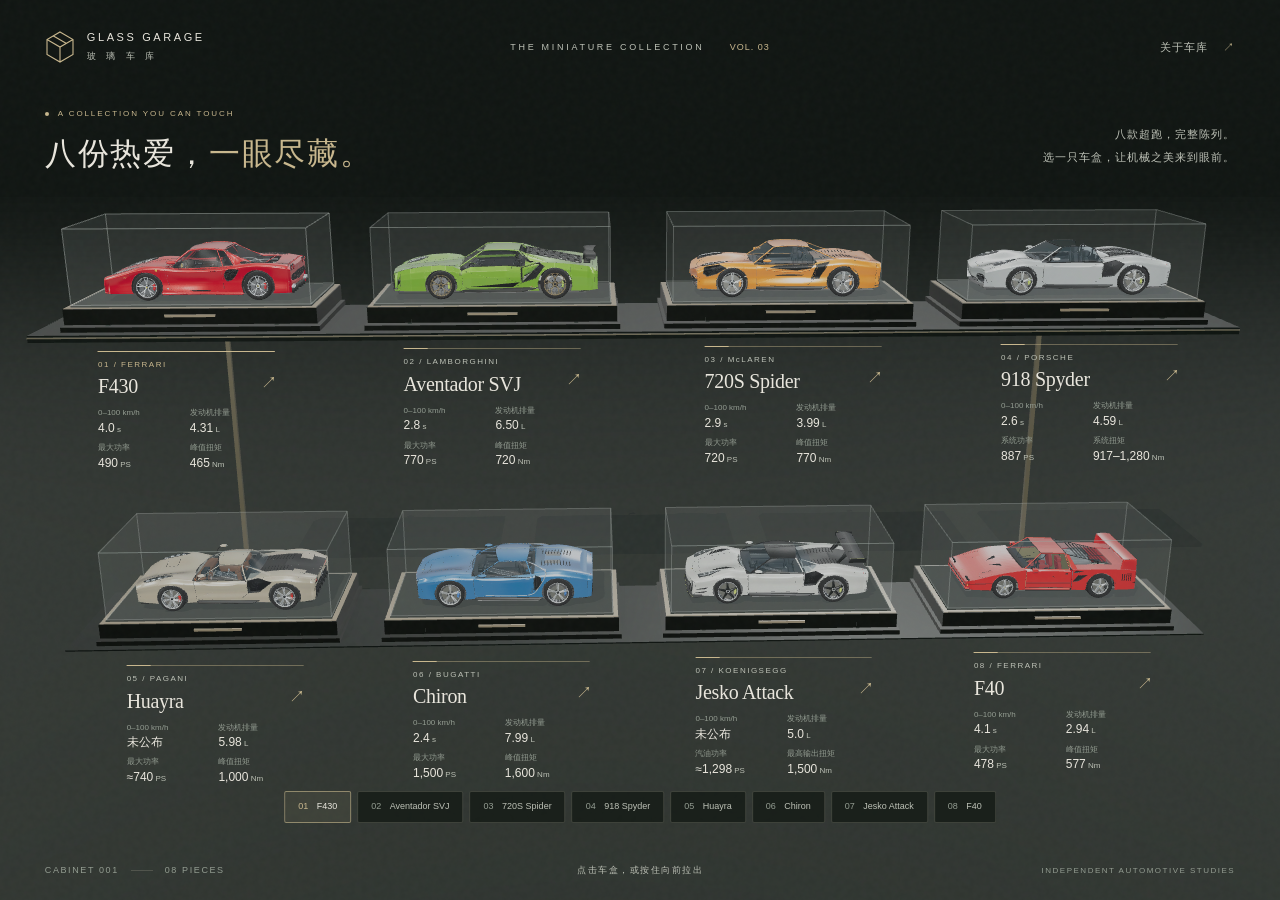
<file: index.html>
<!doctype html>
<html lang="zh-CN">
<head>
  <meta charset="utf-8"><meta name="viewport" content="width=device-width,initial-scale=1,viewport-fit=cover">
  <meta name="theme-color" content="#111413">
  <meta name="description" content="八辆超跑同时陈列在玻璃收藏柜。抽出任意车盒，亲手打开车门、探索机械之心与车型专属机构。">
  <title>玻璃车库 · GLASS GARAGE</title>
  <link rel="stylesheet" href="./style.css">
  <link rel="stylesheet" href="./experience.css">
  <link rel="stylesheet" href="./play.css">
  <link rel="stylesheet" href="./mobile.css">
  <link rel="stylesheet" href="./mobile-topics.css">
  <link rel="stylesheet" href="./performance.css">
  <link rel="stylesheet" href="./workbench.css">
  <script type="importmap">{"imports":{"three":"./vendor/three/build/three.module.js","three/addons/":"./vendor/three/examples/jsm/"}}</script>
</head>
<body data-mode="gallery">
  <main id="stage" aria-label="玻璃车盒三维收藏柜"></main>
  <div class="grain" aria-hidden="true"></div>
  <header class="topbar">
    <a class="brand" href="#" id="brand-home" aria-label="返回收藏柜"><svg width="30" height="34" viewBox="0 0 30 34" fill="none" aria-hidden="true"><path d="M15 2 28 9.5v15L15 32 2 24.5v-15L15 2Z M2 9.5 15 17l13-7.5M15 17v15M8.5 6l13 7.5" stroke="currentColor" stroke-width="1.1"/></svg><span>GLASS GARAGE<small>玻 璃 车 库</small></span></a>
    <div class="collection-title">THE MINIATURE COLLECTION <span>VOL. 03</span></div>
    <button id="about-button" class="text-button">关于车库 <span>↗</span></button>
  </header>
  <section class="intro" id="intro">
    <p class="eyebrow"><span class="live-dot"></span> A COLLECTION YOU CAN TOUCH</p>
    <h1>八份热爱，<span>一眼尽藏。</span></h1>
    <p class="intro-copy">八款超跑，完整陈列。<br>选一只车盒，让机械之美来到眼前。</p>
    <div class="intro-rule"></div>
    <p class="collection-count"><b>08</b><span>款已入藏车模<br><small>手工构建 · 自由探索</small></span></p>
  </section>
  <div id="case-labels" class="case-labels" aria-label="选择收藏车盒">
    <button class="case-label" data-car="f430" aria-label="拉出 Ferrari F430 车盒"><span class="case-number">01 / FERRARI</span><strong>F430</strong><span class="case-action">拉出车盒 <i>↗</i></span></button>
    <button class="case-label" data-car="svj" aria-label="拉出 Aventador SVJ 车盒"><span class="case-number">02 / LAMBORGHINI</span><strong>Aventador SVJ</strong><span class="case-action">拉出车盒 <i>↗</i></span></button>
  </div>
  <nav class="mobile-picker" aria-label="快捷定位收藏车盒"><button data-browse="f430" class="selected">01 <span>F430</span></button><button data-browse="svj">02 <span>Aventador SVJ</span></button></nav>
  <nav id="gallery-paging" class="gallery-paging" aria-label="选择收藏车盒" hidden><button id="page-prev" aria-label="上一辆">←</button><span id="mobile-car-name">F430</span><output id="page-status" aria-live="polite">01 / 08</output><button id="page-next" aria-label="下一辆">→</button></nav>
  <button class="mobile-pull primary" id="mobile-pull">拉出这只车盒 <span>↗</span></button>
  <p id="mobile-gesture-hint" class="mobile-gesture-hint" hidden>左右滑动切换 · 轻点拉出车盒</p>
  <button id="mobile-panel-toggle" class="mobile-panel-toggle" aria-expanded="true" aria-controls="controls" hidden><span>收起操作区</span><span aria-hidden="true">⌄</span></button>
  <section class="exhibit-heading" id="exhibit-heading" hidden>
    <button id="return-button" class="return-button">← <span>放回车盒</span></button>
    <p id="car-brand" class="eyebrow"></p><h2 id="car-title"></h2>
    <p id="car-description"></p>
    <dl class="car-facts" id="car-facts"></dl>
    <section id="vehicle-performance" class="vehicle-performance" aria-label="车型性能参数"></section>
  </section>
  <section class="controls" id="controls" aria-label="车模交互" hidden>
    <div class="controls-heading"><span>细节，值得亲手打开。</span><button id="reset-car" class="text-button">复位 ↺</button></div>
    <div id="part-controls" class="part-controls"></div>
    <details id="motion-details" class="motion-details"><summary>慢看机构 · 拖动与暂停</summary><div class="motion-select"><label for="motion-part">观察部件</label><select id="motion-part"></select><button id="motion-pause">暂停</button></div><label class="motion-progress" for="motion-progress">开合进度 <output id="motion-value">0%</output></label><input id="motion-progress" type="range" min="0" max="100" step="0.1" value="0" aria-label="所选部件开合进度"></details>
    <div class="controls-row"><button id="light-toggle" aria-pressed="false">灯光 <span class="switch" aria-hidden="true"></span></button><button id="open-all">全部打开 ↗</button></div>
    <div class="paint-row"><span>展示配色</span><div id="paint-controls"></div></div>
  </section>
  <div class="view-controls" id="view-controls" hidden><span>观察视角</span><button data-view="hero" class="selected" aria-pressed="true">全貌</button><button data-view="side" aria-pressed="false">侧面</button><button data-view="rear" aria-pressed="false">尾部</button><button data-view="engine" aria-pressed="false">发动机</button><button data-view="cabin" aria-pressed="false">座舱</button></div>
  <nav id="experience-nav" class="experience-nav" aria-label="F430 探索方式" hidden>
    <button data-section="car" aria-pressed="true">自由赏车</button><button data-section="history" aria-pressed="false">车型故事</button><button data-section="engine" aria-pressed="false">机械之心</button><button data-section="lab" aria-pressed="false">专属玩法</button>
  </nav>
  <section id="story-panel" class="topic-panel story-panel" aria-label="F430 车型故事" hidden>
    <p class="eyebrow">THE F430 STORY</p>
    <div id="story-tabs" class="story-tabs" aria-label="故事章节"></div>
    <div class="story-meta"><span id="story-year"></span><span id="story-counter"></span></div>
    <h3 id="story-title"></h3><p id="story-copy" class="topic-copy"></p>
    <details id="story-aero" class="story-aero" data-aero-mode="drag" hidden>
      <summary>亲手切换 ALA 气流</summary>
      <div id="aero-controls" class="aero-controls" aria-label="ALA 概念工况">
        <button data-aero="drag" aria-pressed="true">低阻</button><button data-aero="downforce" aria-pressed="false">下压力</button><button data-aero="corner" aria-pressed="false">弯道</button>
      </div>
      <svg id="aero-diagram" viewBox="0 0 280 160" role="img" aria-label="ALA 气路概念示意">
        <defs><marker id="aero-arrow" viewBox="0 0 6 6" refX="5" refY="3" markerWidth="5" markerHeight="5" orient="auto"><path d="M0 0L6 3L0 6" fill="currentColor"/></marker></defs>
        <path class="aero-body" d="M45 54L76 43L126 43L159 48L213 47L237 57L237 96L213 106L159 105L126 111L76 111L45 100Z"/>
        <path class="aero-glass" d="M104 49L150 52L168 65L168 89L150 102L104 105L92 91L92 62Z"/>
        <path class="aero-wheel" d="M73 40H101M73 114H101M194 40H221M194 114H221"/>
        <path class="aero-wing" d="M224 38V116M48 53V101"/>
        <path class="aero-flow aero-front" d="M8 77H80" marker-end="url(#aero-arrow)"/>
        <path class="aero-flow aero-left" d="M172 62H262" marker-end="url(#aero-arrow)"/>
        <path class="aero-flow aero-right" d="M172 92H262" marker-end="url(#aero-arrow)"/>
        <g class="aero-load aero-load-left"><circle cx="224" cy="25" r="7"/><path d="M220 25H228M224 21V29"/></g>
        <g class="aero-load aero-load-right"><circle cx="224" cy="129" r="7"/><path d="M220 129H228M224 125V133"/></g>
        <text x="42" y="154">车头</text><text x="170" y="154">尾翼左右气路</text>
      </svg>
      <p id="aero-state" class="aero-state"></p><h4 id="aero-title"></h4><p id="aero-copy" class="topic-copy"></p>
      <p class="aero-note">俯视气路概念示意；金色 ⊕ 表示下压力作用增强。箭头不表示流速、压力或真实控制时序。尾翼主体保持固定。</p>
    </details>
    <div id="story-family" class="story-family" hidden></div>
    <div class="story-bottom"><div id="story-sources" class="topic-sources"></div><button id="story-next" class="text-button">下一章 →</button></div>
  </section>
  <div id="engine-labels" class="engine-labels" aria-label="发动机部件热点" hidden></div>
  <div id="workbench-handles" hidden>
    <button id="workbench-drag-handle" class="workbench-handle" aria-label="沿箭头拖动所选总成" hidden><span aria-hidden="true">↔</span><small>沿箭头拖动</small></button>
    <button id="workbench-crank-handle" class="workbench-handle workbench-crank-handle" aria-label="手动旋转曲轴" aria-keyshortcuts="ArrowLeft ArrowRight ArrowUp ArrowDown Home End" hidden><span aria-hidden="true">↻</span><small>拖动试转</small></button>
  </div>
  <div id="engine-caption" class="engine-caption" hidden><span class="eyebrow">ENGINE STUDY / 01</span><p>旋转，靠近，认识它的每一次呼吸。</p></div>
  <section id="engine-panel" class="topic-panel engine-panel" aria-label="F430 发动机专题" hidden>
    <div class="engine-panel-title"><span class="eyebrow">THE MECHANICAL HEART</span><button id="engine-home-view" class="text-button">视角复位 ↺</button></div>
    <div class="engine-mode-tabs" aria-label="发动机展示模式"><button data-engine-mode="exterior" aria-pressed="true">外观鉴赏</button><button data-engine-mode="internal" aria-pressed="false">V8 工作原理</button><button data-engine-mode="assembly" aria-pressed="false">拆装台</button></div>
    <div id="engine-exterior-info">
      <h3>一台发动机，逐件认识。</h3><div id="engine-hotspot-list" class="engine-hotspot-list"></div>
      <h4 id="hotspot-title"></h4><p id="hotspot-copy" class="topic-copy"></p>
      <p class="engine-specs">90° V8 <i>·</i> 4,308 cm³ <i>·</i> 自然吸气</p>
    </div>
    <div id="engine-internal-info" hidden>
      <div class="engine-playback"><button id="engine-play" class="engine-play" aria-pressed="false">▶ 开始演示</button><label class="speed-label">演示速度<select id="engine-speed" aria-label="教学演示速度"><option value="normal">标准教学速度</option><option value="slow">慢速观察</option></select></label></div>
      <div class="angle-heading"><label for="engine-angle">曲轴转角</label><output id="engine-angle-value" for="engine-angle">0° / 720°</output></div>
      <input id="engine-angle" class="engine-angle" type="range" min="0" max="720" step="1" value="0" aria-label="曲轴转角，0 到 720 度">
      <div class="cylinder-heading"><span>选择气缸</span><span>左列 / 右列</span></div><div id="cylinder-buttons" class="cylinder-buttons"></div>
      <div id="cycle-status" class="cycle-status"><span id="cycle-dot"></span><strong id="cycle-title"></strong><span id="cycle-phase"></span></div>
      <p id="cycle-copy" class="topic-copy"></p>
      <div id="cycle-legend" class="cycle-legend"><span style="--stage-color:#f2aa54">做功</span><span style="--stage-color:#e36e70">排气</span><span style="--stage-color:#64b7ec">进气</span><span style="--stage-color:#a79aea">压缩</span></div>
      <details class="engine-learning"><summary>读懂这台 V8</summary><p>两列气缸各四个，夹角为 90°。活塞的往复运动经连杆传给曲轴；平面曲轴的曲拐位于同一平面。曲轴转两圈，每个气缸完成一次四冲程，凸轮轴转一圈。</p><p>92 mm 缸径、81 mm 行程取自车型资料。连杆长度、气缸编号与点火顺序采用教学设定；配气使用简化理想时序，颜色表示工作过程。</p></details>
      <p class="teaching-note">教学缸号与示例点火顺序 · 过程示意</p>
    </div>
    <div id="engine-assembly-info" hidden>
      <div class="assembly-heading"><p class="eyebrow">BUILD / UNDERSTAND</p><button id="assembly-reset" class="text-button">全部复位 ↺</button></div>
      <h3>亲手拆开，再装回去。</h3><p id="assembly-intro" class="topic-copy">点选模块或三维部件，按结构顺序拆下，再逆序装回。</p>
      <div id="workbench-task" class="workbench-task" hidden>
        <div class="workbench-task-heading"><span id="workbench-task-title">自由探索</span><output id="workbench-task-progress"></output></div>
        <p id="workbench-task-copy">也可以试试装配任务：从七组总成开始，把这台 V8 装起来。</p>
        <div class="workbench-task-actions"><button id="workbench-task-start">把这台 V8 装起来 →</button><button id="workbench-task-hint" hidden>下一步提示</button><button id="workbench-task-exit" hidden>返回自由探索</button><button id="workbench-task-replay" hidden>再装一次 ↺</button></div>
        <p class="workbench-session-note">本次访问保留进度 · 刷新后恢复初始状态</p>
      </div>
      <div class="assembly-progress"><span id="assembly-count">0 / 4 已拆下</span><span id="assembly-next"></span></div>
      <div id="assembly-modules" class="assembly-modules" aria-label="拆装模块"></div>
      <h4 id="assembly-title"></h4><p id="assembly-copy" class="topic-copy"></p>
      <div id="workbench-inspection" class="workbench-inspection" hidden><button id="workbench-inspect">拿近观察所选总成 ⤢</button><button id="workbench-inspection-return" hidden>返回拆装视角 ←</button></div>
      <div class="assembly-actions"><button id="assembly-remove">拆下所选模块 ↗</button><button id="assembly-install">装回所选模块 ↙</button></div>
      <p id="assembly-message" class="assembly-message" role="status" aria-live="polite"></p>
      <div id="assembly-spread-heading" class="angle-heading"><label for="assembly-spread">展开预览 · 收拢后试转</label><output id="assembly-spread-value" for="assembly-spread">0%</output></div>
      <input id="assembly-spread" class="engine-angle" type="range" min="0" max="100" step="1" value="0" aria-label="模块展开预览">
      <button id="assembly-test" class="assembly-test">试转装配后的机构 →</button>
      <div id="workbench-trial" class="workbench-trial" hidden>
        <div class="angle-heading"><label for="workbench-trial-angle">亲手转动曲轴</label><output id="workbench-trial-value" for="workbench-trial-angle">0° / 720°</output></div>
        <input id="workbench-trial-angle" class="engine-angle" type="range" min="0" max="720" step="1" value="0" aria-label="手动试转曲轴，0 到 720 度">
        <div class="workbench-trial-steps"><button id="workbench-trial-back">← 反转 15°</button><button id="workbench-trial-forward">正转 15° →</button></div>
        <div class="cylinder-heading"><span>选择气缸观察冲程</span><span>教学缸号</span></div><div id="workbench-cylinders" class="workbench-cylinders" aria-label="选择试转气缸"></div>
        <div class="cycle-status workbench-cycle"><span id="workbench-cycle-dot"></span><strong id="workbench-cycle-title"></strong><span id="workbench-cycle-phase"></span></div><p id="workbench-cycle-copy" class="topic-copy"></p>
      </div>
      <p id="assembly-teaching-note" class="teaching-note">教学模块拆装，省略紧固件及实际维修工序。部件拆下时机构暂停，装回后可进入工作原理试转。</p>
    </div>
    <div id="engine-topic-error" class="topic-error" role="status" hidden><p>发动机资产暂时没有载入，请重试。</p><button id="engine-retry" class="primary">重新载入</button></div>
    <div id="engine-topic-loading" class="topic-loading" role="status" hidden>正在准备发动机展台…</div>
    <div class="topic-sources engine-sources"><a href="https://www.allcarcentral.com/Ferrari_pdf/Ferrari_f430-2009.pdf" target="_blank" rel="noopener">参数来源 ↗</a><a href="https://kurumacatalog.com/wp-content/uploads/2021/01/2005_Ferrari_F430_catalog.pdf" target="_blank" rel="noopener">技术资料 ↗</a></div>
  </section>
  <section id="lab-panel" class="topic-panel lab-panel" aria-label="车型专属实验" hidden>
    <div class="lab-heading"><span id="lab-eyebrow" class="eyebrow">VEHICLE LAB</span><button id="lab-home-view" class="text-button">视角复位 ↺</button></div>
    <h3 id="lab-title"></h3><p id="lab-intro" class="topic-copy"></p>
    <div id="lab-topic-loading" class="topic-loading" role="status" hidden>正在准备互动机构…</div>
    <div id="lab-topic-error" class="topic-error" role="status" hidden><p>实验模块暂时没有载入，请重试。</p><button id="lab-retry" class="primary">重新载入</button></div>
    <div id="lab-ready" hidden>
      <div id="lab-controls" class="lab-controls"></div>
      <dl class="lab-readouts" id="lab-readouts" aria-label="实验反馈"></dl>
      <h4 id="lab-result-title"></h4><p id="lab-result-copy" class="topic-copy"></p>
      <div class="lab-actions"><button id="lab-play" class="engine-play" aria-pressed="false">▶ 观察运动</button><button id="lab-reset" class="text-button">实验复位 ↺</button></div>
      <p id="lab-note" class="teaching-note"></p>
      <div id="lab-sources" class="topic-sources engine-sources"></div>
    </div>
  </section>
  <div id="lab-caption" class="engine-caption" hidden><span class="eyebrow">SCHEMATIC CHASSIS / STUDY</span><p>转动视角，观察你的每一次选择。</p></div>
  <div class="pull-cue" id="pull-cue" hidden><span></span><p>向下拉出 · 松手打开</p></div>
  <div class="loading" id="loading" role="status"><span class="loading-orbit"></span><span id="loading-text">正在陈列车盒</span><small id="loading-progress"></small></div>
  <div class="notice" id="notice" role="status" aria-live="polite"></div>
  <div class="scene-error" id="scene-error" hidden><h2>车模暂时没有载入</h2><p id="error-text"></p><button id="retry-button" class="primary">重新载入</button></div>
  <footer class="bottom-bar"><span class="footer-index">CABINET 001 <i></i> <span id="footer-count">08 PIECES</span></span><span id="gesture-hint">点击车盒，或按住向前拉出</span><span class="edition">INDEPENDENT AUTOMOTIVE STUDIES</span></footer>
  <dialog id="about-dialog"><button class="dialog-close" id="close-about" aria-label="关闭">×</button><p class="eyebrow">ABOUT THE COLLECTION</p><h2>把车库，缩小成一份珍藏。</h2><p>玻璃车库是一座独立制作的互动模型收藏室。八只车盒，每辆车都有自己的机械主题。选中车盒，抽出底座；每一次旋转、开门与机构演示，都由你掌握。</p><div class="about-steps"><span><b>01</b>挑选车盒</span><span><b>02</b>拉出与揭盖</span><span><b>03</b>探索与放回</span></div><p class="about-small">模型依公开比例独立构建，属于展示性近似，并非厂方工程模型。展示配色为观赏选项。未公开的机构尺寸、轨迹和控制标定采用教学示意；各专题提供原厂资料来源。</p><a href="./credits.html" class="text-link" target="_blank" rel="noopener">模型与资料说明 ↗</a></dialog>
  <script type="module" src="./app.js"></script>
</body>
</html>
</file>
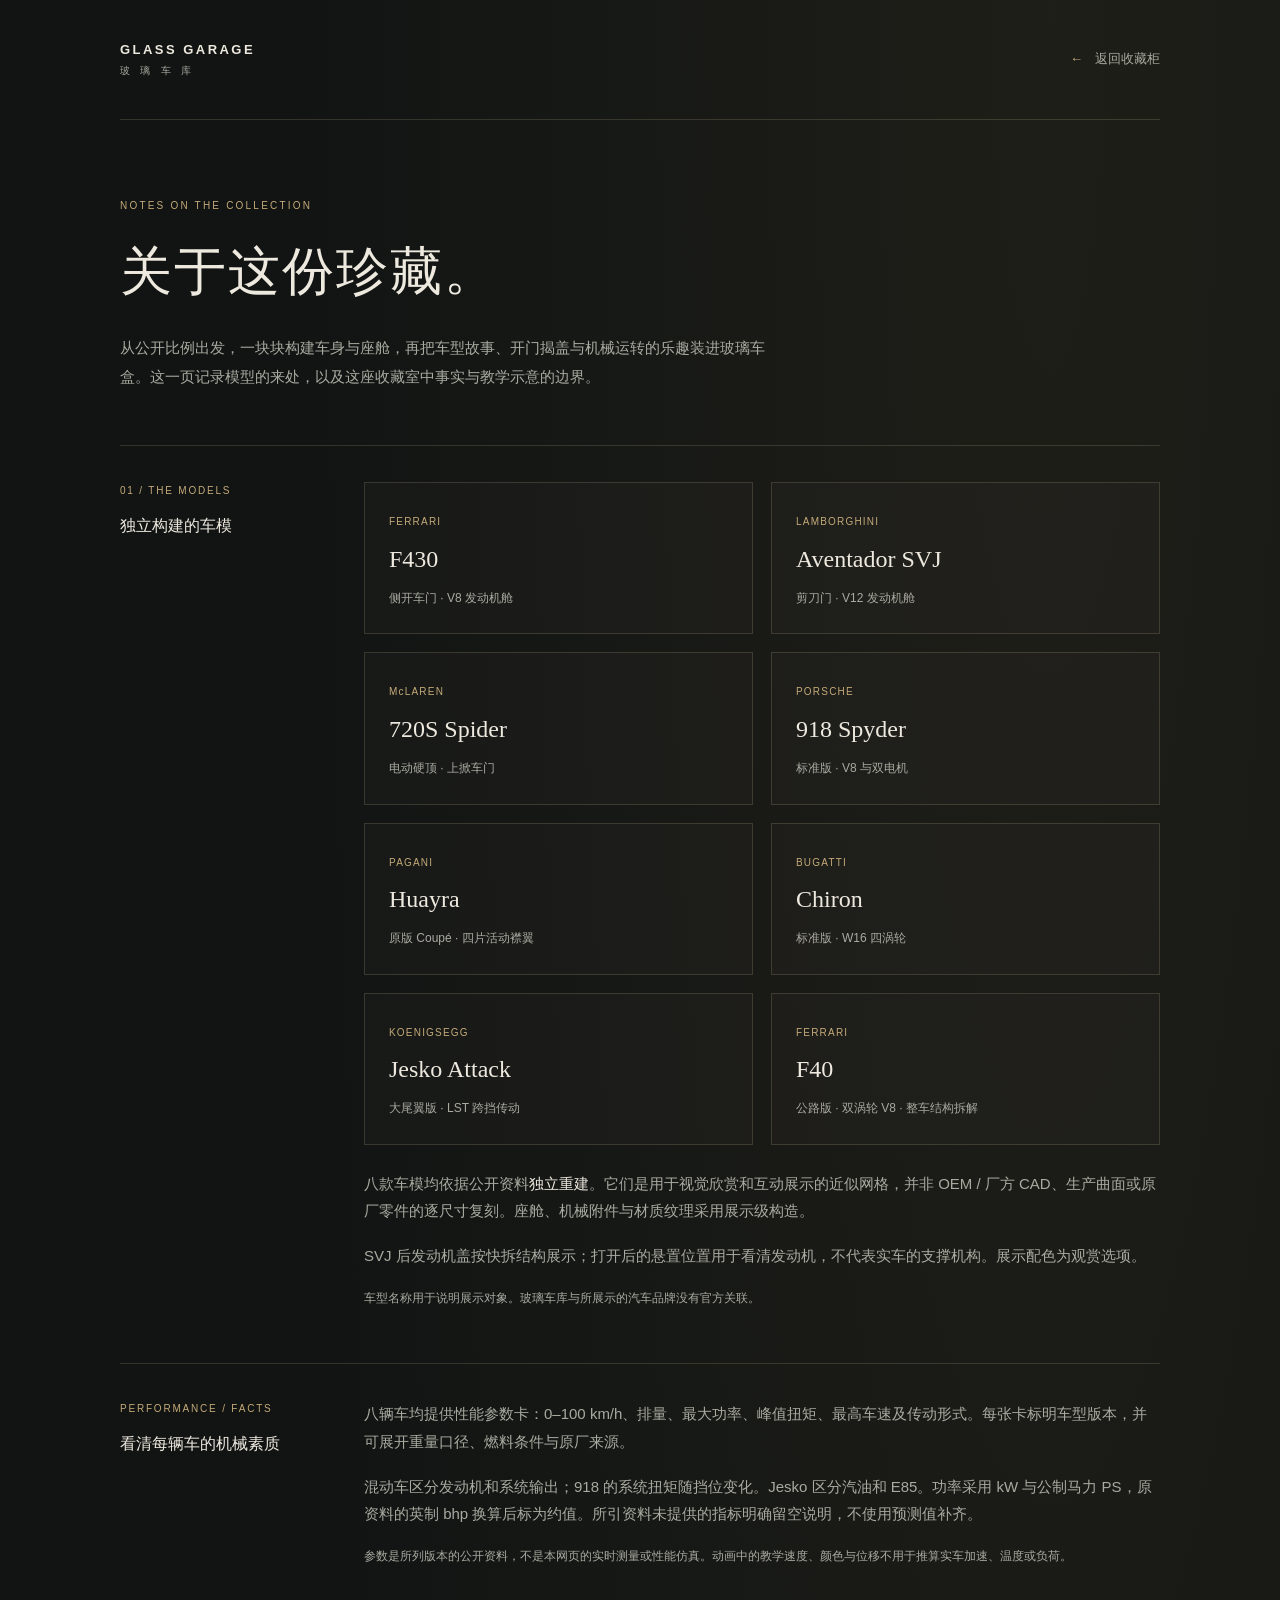
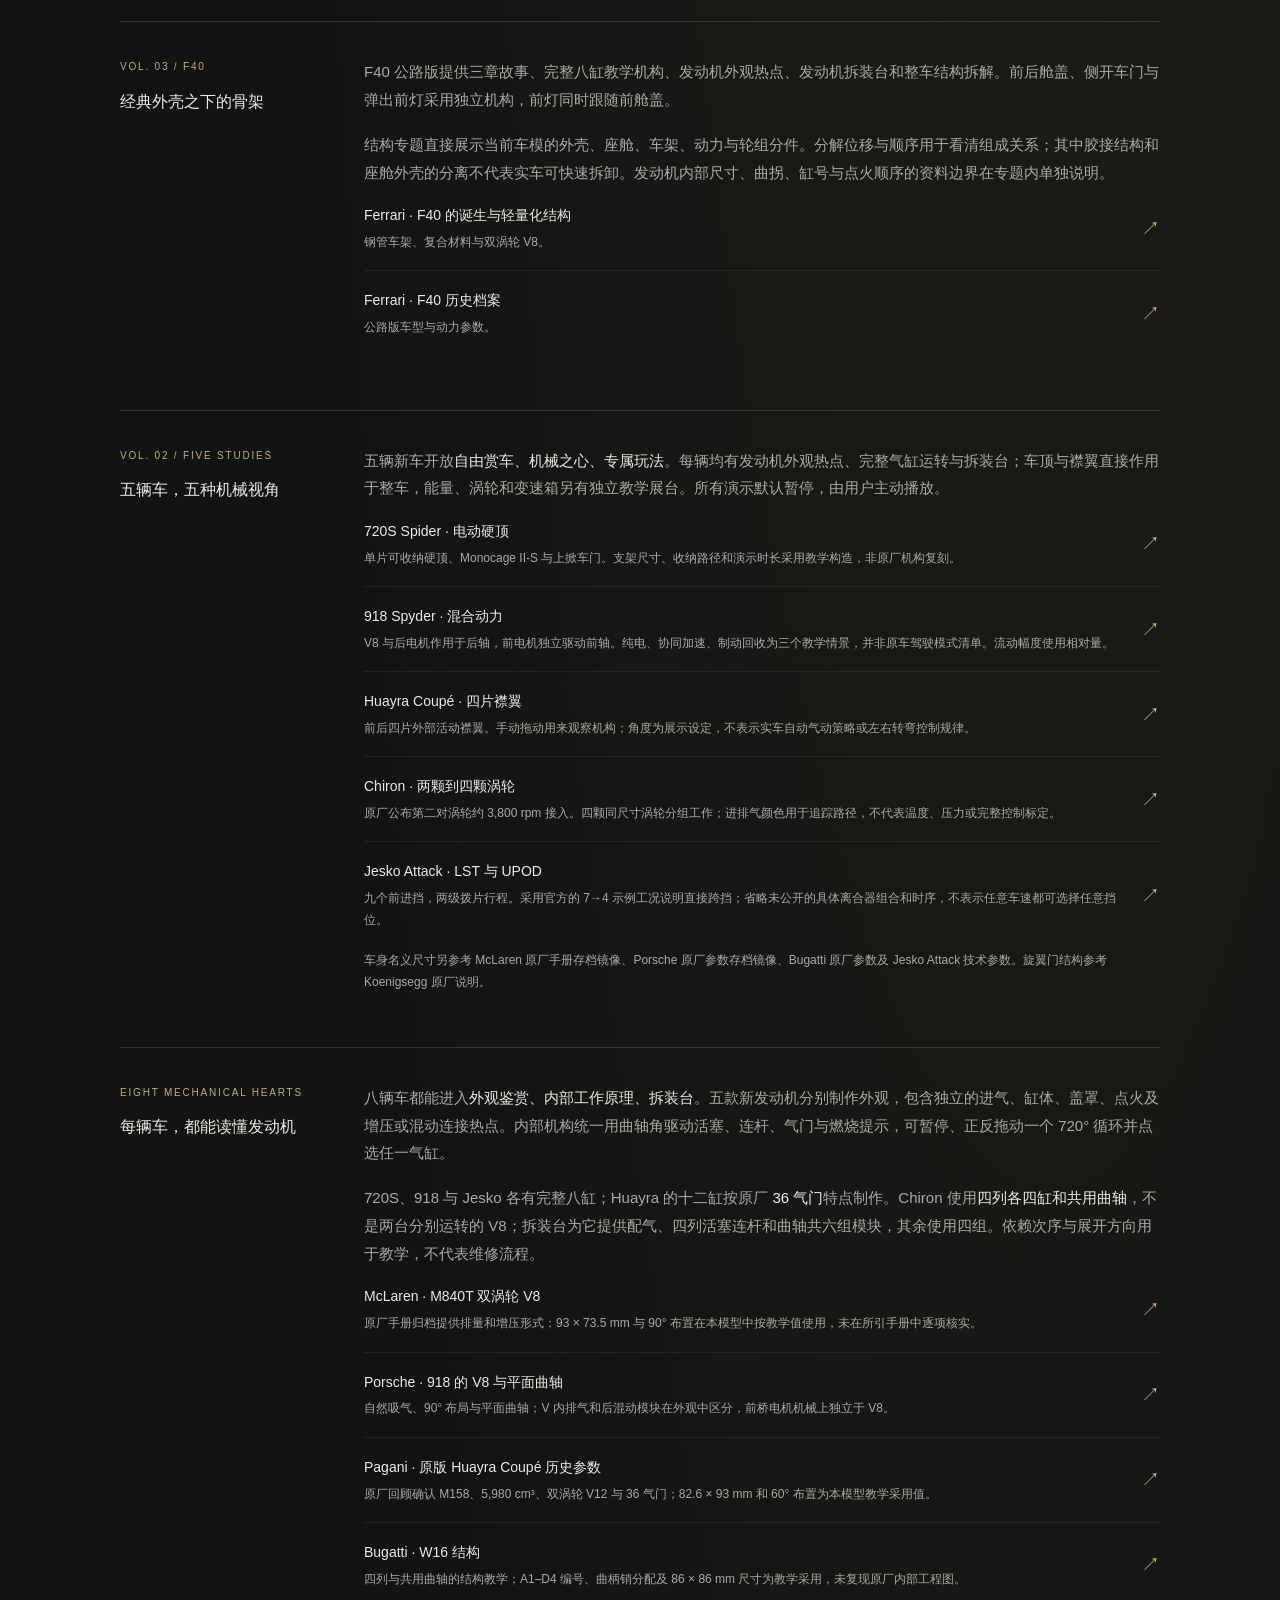
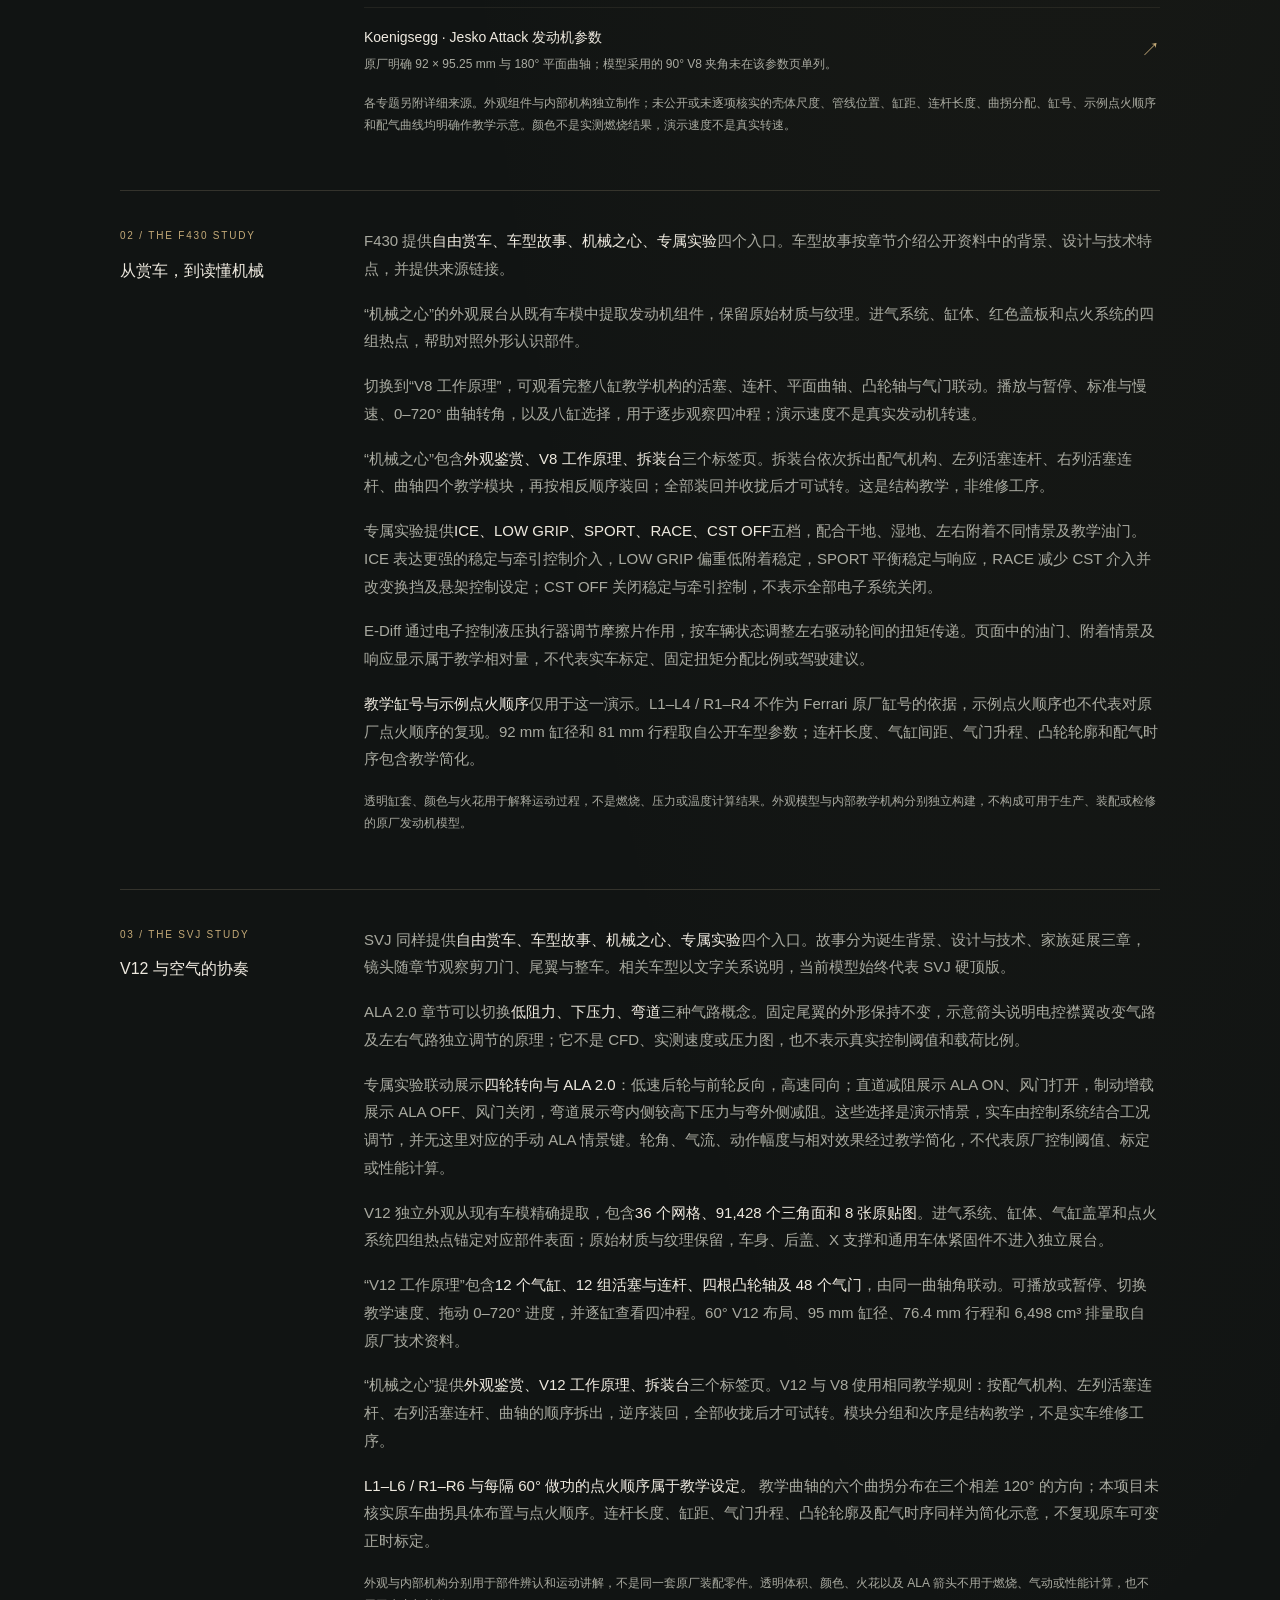
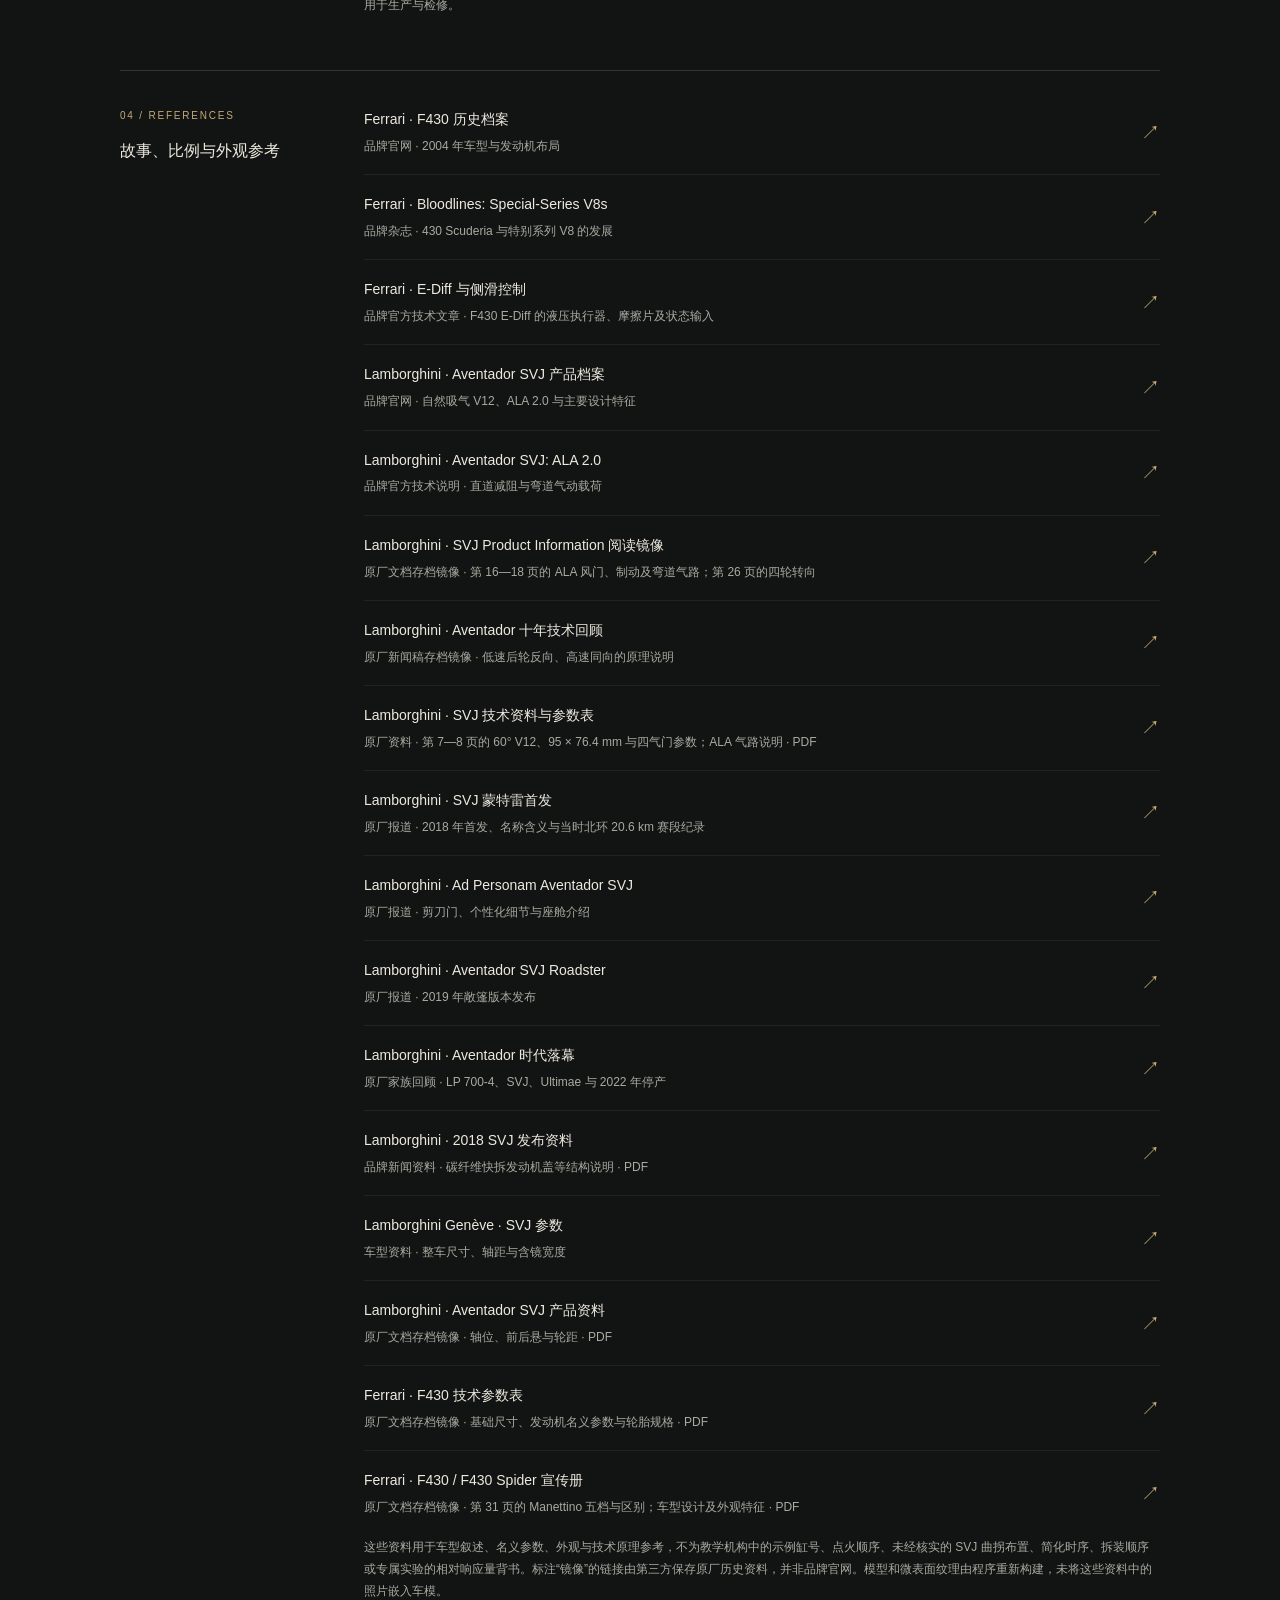
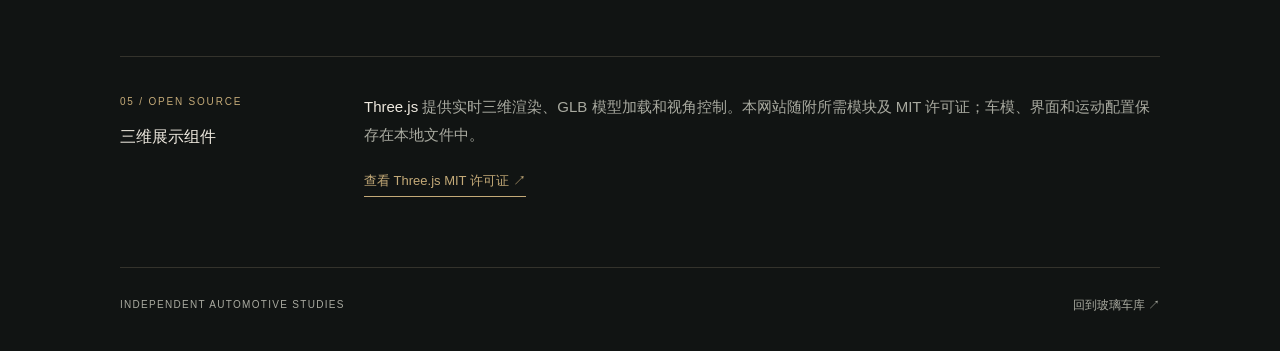
<file: credits.html>
<!doctype html>
<html lang="zh-CN">
<head>
  <meta charset="utf-8">
  <meta name="viewport" content="width=device-width,initial-scale=1">
  <meta name="theme-color" content="#111413">
  <meta name="description" content="七款独立车模、发动机运转与拆装台、专属机械玩法，以及 F430 与 Aventador SVJ 的故事。查阅车型原厂来源与教学示意的边界。">
  <title>模型与资料说明 · 玻璃车库</title>
  <style>
    :root{color-scheme:dark;--bg:#111413;--ink:#eee9df;--muted:#a9aaa0;--accent:#c4aa78;--line:rgba(207,191,155,.18)}
    *{box-sizing:border-box}html{background:var(--bg)}body{margin:0;color:var(--ink);font:15px/1.85 "Microsoft YaHei","PingFang SC",sans-serif;background:radial-gradient(ellipse at 82% 0,rgba(167,136,78,.09),transparent 52%),var(--bg)}
    a{color:inherit;text-decoration:none}a:focus-visible{outline:2px solid var(--accent);outline-offset:7px}a:hover{color:var(--accent)}
    header,main,footer{width:min(1040px,calc(100% - 96px));margin:auto}header{padding:38px 0;display:flex;justify-content:space-between;gap:24px;align-items:center;border-bottom:1px solid var(--line)}
    .brand{font-size:13px;font-weight:600;letter-spacing:.19em}.brand small{display:block;font-size:10px;color:var(--muted);font-weight:400;letter-spacing:.38em}.back{color:var(--muted);font-size:13px}.back span{color:var(--accent);margin-right:12px}
    main{padding:77px 0 70px}.eyebrow{margin:0 0 21px;font-size:10px;font-weight:500;color:var(--accent);letter-spacing:.22em}h1{font-family:"Songti SC","Noto Serif CJK SC","SimSun",serif;font-size:clamp(32px,5vw,52px);font-weight:400;line-height:1.4;letter-spacing:.04em;margin:0 0 24px}.intro{max-width:650px;color:var(--muted);margin:0;line-height:1.95}
    .section{display:grid;grid-template-columns:210px 1fr;gap:34px;padding-top:36px;margin-top:54px;border-top:1px solid var(--line)}h2{font-size:16px;font-weight:400;margin:0}.section-no{display:block;color:var(--accent);font-size:10px;letter-spacing:.18em;margin-bottom:10px}.section p{margin:0 0 17px;color:var(--muted)}.section p:last-child{margin-bottom:0}.section strong{font-weight:500;color:var(--ink)}
    .cars{display:grid;grid-template-columns:1fr 1fr;gap:18px;margin-bottom:25px}.car{border:1px solid var(--line);padding:23px 24px;background:rgba(231,213,175,.018)}.car small{color:var(--accent);font-size:10px;letter-spacing:.12em}.car h3{font-family:Georgia,serif;font-size:24px;font-weight:400;margin:9px 0 6px;line-height:1.4}.car span{color:var(--muted);font-size:12px}
    .sources{padding:0;margin:0;list-style:none}.sources li+li{border-top:1px solid rgba(207,191,155,.09)}.sources a{display:flex;gap:20px;justify-content:space-between;align-items:center;padding:17px 0}.sources li:first-child a{padding-top:0}.source-title{font-size:14px;display:block}.source-note{font-size:12px;color:var(--muted);display:block;margin-top:2px}.arrow{color:var(--accent);font-size:19px;flex-shrink:0}.license{display:inline-block;margin-top:2px;padding-bottom:3px;border-bottom:1px solid var(--accent);color:var(--accent);font-size:13px}.fine{font-size:12px}
    footer{display:flex;justify-content:space-between;align-items:center;gap:20px;padding:26px 0 35px;border-top:1px solid var(--line);font-size:10px;letter-spacing:.13em;color:var(--muted)}footer a{font-size:12px;letter-spacing:0}
    @media(max-width:680px){header,main,footer{width:calc(100% - 40px)}header{padding:24px 0}.brand{font-size:11px}.brand small{font-size:9px}.back{font-size:12px}main{padding:47px 0 50px}.section{grid-template-columns:1fr;gap:22px;margin-top:37px;padding-top:27px}.section-no{display:inline-block;margin:0 12px 0 0}.cars{gap:10px}.car{padding:16px}.car h3{font-size:21px}.car span{font-size:11px}.source-title{font-size:13px}.source-note{font-size:11px}footer{align-items:flex-start}.intro,.section p{font-size:14px}}
    @media(prefers-reduced-motion:no-preference){a{transition:color .18s ease}}
  </style>
</head>
<body>
  <header>
    <a class="brand" href="./">GLASS GARAGE<small>玻 璃 车 库</small></a>
    <a class="back" href="./"><span aria-hidden="true">←</span>返回收藏柜</a>
  </header>
  <main>
    <p class="eyebrow">NOTES ON THE COLLECTION</p>
    <h1>关于这份珍藏。</h1>
    <p class="intro">从公开比例出发，一块块构建车身与座舱，再把车型故事、开门揭盖与机械运转的乐趣装进玻璃车盒。这一页记录模型的来处，以及这座收藏室中事实与教学示意的边界。</p>

    <section class="section" aria-labelledby="models-title">
      <h2 id="models-title"><span class="section-no">01 / THE MODELS</span>独立构建的车模</h2>
      <div>
        <div class="cars">
          <article class="car"><small>FERRARI</small><h3>F430</h3><span>侧开车门 · V8 发动机舱</span></article>
          <article class="car"><small>LAMBORGHINI</small><h3>Aventador SVJ</h3><span>剪刀门 · V12 发动机舱</span></article>
          <article class="car"><small>McLAREN</small><h3>720S Spider</h3><span>电动硬顶 · 上掀车门</span></article>
          <article class="car"><small>PORSCHE</small><h3>918 Spyder</h3><span>标准版 · V8 与双电机</span></article>
          <article class="car"><small>PAGANI</small><h3>Huayra</h3><span>原版 Coupé · 四片活动襟翼</span></article>
          <article class="car"><small>BUGATTI</small><h3>Chiron</h3><span>标准版 · W16 四涡轮</span></article>
          <article class="car"><small>KOENIGSEGG</small><h3>Jesko Attack</h3><span>大尾翼版 · LST 跨挡传动</span></article>
          <article class="car"><small>FERRARI</small><h3>F40</h3><span>公路版 · 双涡轮 V8 · 整车结构拆解</span></article>
        </div>
        <p>八款车模均依据公开资料<strong>独立重建</strong>。它们是用于视觉欣赏和互动展示的近似网格，并非 OEM / 厂方 CAD、生产曲面或原厂零件的逐尺寸复刻。座舱、机械附件与材质纹理采用展示级构造。</p>
        <p>SVJ 后发动机盖按快拆结构展示；打开后的悬置位置用于看清发动机，不代表实车的支撑机构。展示配色为观赏选项。</p>
        <p class="fine">车型名称用于说明展示对象。玻璃车库与所展示的汽车品牌没有官方关联。</p>
      </div>
    </section>

    <section class="section" aria-labelledby="performance-title">
      <h2 id="performance-title"><span class="section-no">PERFORMANCE / FACTS</span>看清每辆车的机械素质</h2>
      <div>
        <p>八辆车均提供性能参数卡：0–100 km/h、排量、最大功率、峰值扭矩、最高车速及传动形式。每张卡标明车型版本，并可展开重量口径、燃料条件与原厂来源。</p>
        <p>混动车区分发动机和系统输出；918 的系统扭矩随挡位变化。Jesko 区分汽油和 E85。功率采用 kW 与公制马力 PS，原资料的英制 bhp 换算后标为约值。所引资料未提供的指标明确留空说明，不使用预测值补齐。</p>
        <p class="fine">参数是所列版本的公开资料，不是本网页的实时测量或性能仿真。动画中的教学速度、颜色与位移不用于推算实车加速、温度或负荷。</p>
      </div>
    </section>

    <section class="section" aria-labelledby="f40-study-title">
      <h2 id="f40-study-title"><span class="section-no">VOL. 03 / F40</span>经典外壳之下的骨架</h2>
      <div>
        <p>F40 公路版提供三章故事、完整八缸教学机构、发动机外观热点、发动机拆装台和整车结构拆解。前后舱盖、侧开车门与弹出前灯采用独立机构，前灯同时跟随前舱盖。</p>
        <p>结构专题直接展示当前车模的外壳、座舱、车架、动力与轮组分件。分解位移与顺序用于看清组成关系；其中胶接结构和座舱外壳的分离不代表实车可快速拆卸。发动机内部尺寸、曲拐、缸号与点火顺序的资料边界在专题内单独说明。</p>
        <ul class="sources">
          <li><a href="https://www.ferrari.com/en-HU/history/moments/1987/enzos-dream/more" target="_blank" rel="noopener"><span><span class="source-title">Ferrari · F40 的诞生与轻量化结构</span><span class="source-note">钢管车架、复合材料与双涡轮 V8。</span></span><span class="arrow">↗</span></a></li>
          <li><a href="https://www.ferrari.com/en-EC/history/garage/1987/f40" target="_blank" rel="noopener"><span><span class="source-title">Ferrari · F40 历史档案</span><span class="source-note">公路版车型与动力参数。</span></span><span class="arrow">↗</span></a></li>
        </ul>
      </div>
    </section>

    <section class="section" aria-labelledby="batch-study-title">
      <h2 id="batch-study-title"><span class="section-no">VOL. 02 / FIVE STUDIES</span>五辆车，五种机械视角</h2>
      <div>
        <p>五辆新车开放<strong>自由赏车、机械之心、专属玩法</strong>。每辆均有发动机外观热点、完整气缸运转与拆装台；车顶与襟翼直接作用于整车，能量、涡轮和变速箱另有独立教学展台。所有演示默认暂停，由用户主动播放。</p>
        <ul class="sources">
          <li><a href="https://www.mclaren.com/cars/gl_en/legacy/720s-spider" target="_blank" rel="noopener"><span><span class="source-title">720S Spider · 电动硬顶</span><span class="source-note">单片可收纳硬顶、Monocage II-S 与上掀车门。支架尺寸、收纳路径和演示时长采用教学构造，非原厂机构复刻。</span></span><span class="arrow">↗</span></a></li>
          <li><a href="https://newsroom.porsche.eu/en/press-kits/Media-Drive-Cayenne-E-Performance/10-Jahre-Porsche-918-Spyder.html" target="_blank" rel="noopener"><span><span class="source-title">918 Spyder · 混合动力</span><span class="source-note">V8 与后电机作用于后轴，前电机独立驱动前轴。纯电、协同加速、制动回收为三个教学情景，并非原车驾驶模式清单。流动幅度使用相对量。</span></span><span class="arrow">↗</span></a></li>
          <li><a href="https://www.pagani.com/huayra/" target="_blank" rel="noopener"><span><span class="source-title">Huayra Coupé · 四片襟翼</span><span class="source-note">前后四片外部活动襟翼。手动拖动用来观察机构；角度为展示设定，不表示实车自动气动策略或左右转弯控制规律。</span></span><span class="arrow">↗</span></a></li>
          <li><a href="https://newsroom.bugatti.com/press-releases/geneva-international-motor-show-2016" target="_blank" rel="noopener"><span><span class="source-title">Chiron · 两颗到四颗涡轮</span><span class="source-note">原厂公布第二对涡轮约 3,800 rpm 接入。四颗同尺寸涡轮分组工作；进排气颜色用于追踪路径，不代表温度、压力或完整控制标定。</span></span><span class="arrow">↗</span></a></li>
          <li><a href="https://www.koenigsegg.com/lst" target="_blank" rel="noopener"><span><span class="source-title">Jesko Attack · LST 与 UPOD</span><span class="source-note">九个前进挡，两级拨片行程。采用官方的 7→4 示例工况说明直接跨挡；省略未公开的具体离合器组合和时序，不表示任意车速都可选择任意挡位。</span></span><span class="arrow">↗</span></a></li>
        </ul>
        <p class="fine">车身名义尺寸另参考 <a href="https://kurumacatalog.com/wp-content/uploads/2021/01/2019_McLaren_720S_Spider_catalog.pdf" target="_blank" rel="noopener">McLaren 原厂手册存档镜像</a>、<a href="https://www.motorshow.me/uploadImages/GalleryDocs/Doc5853.pdf" target="_blank" rel="noopener">Porsche 原厂参数存档镜像</a>、<a href="https://bugatti-newsroom.imgix.net/66703700d9bf8f4b7ce9211c/211122_BU_Chiron%20ENG.pdf" target="_blank" rel="noopener">Bugatti 原厂参数</a>及 <a href="https://www.koenigsegg.com/technical-specifications-jesko-attack" target="_blank" rel="noopener">Jesko Attack 技术参数</a>。旋翼门结构参考 <a href="https://www.koenigsegg.com/dihedral-synchro-helix-doors" target="_blank" rel="noopener">Koenigsegg 原厂说明</a>。</p>
      </div>
    </section>

    <section class="section" aria-labelledby="batch-engine-title">
      <h2 id="batch-engine-title"><span class="section-no">EIGHT MECHANICAL HEARTS</span>每辆车，都能读懂发动机</h2>
      <div>
        <p>八辆车都能进入<strong>外观鉴赏、内部工作原理、拆装台</strong>。五款新发动机分别制作外观，包含独立的进气、缸体、盖罩、点火及增压或混动连接热点。内部机构统一用曲轴角驱动活塞、连杆、气门与燃烧提示，可暂停、正反拖动一个 720° 循环并点选任一气缸。</p>
        <p>720S、918 与 Jesko 各有完整八缸；Huayra 的十二缸按原厂 <strong>36 气门</strong>特点制作。Chiron 使用<strong>四列各四缸和共用曲轴</strong>，不是两台分别运转的 V8；拆装台为它提供配气、四列活塞连杆和曲轴共六组模块，其余使用四组。依赖次序与展开方向用于教学，不代表维修流程。</p>
        <ul class="sources">
          <li><a href="https://kurumacatalog.com/wp-content/uploads/2021/01/2019_McLaren_720S_Spider_catalog.pdf" target="_blank" rel="noopener"><span><span class="source-title">McLaren · M840T 双涡轮 V8</span><span class="source-note">原厂手册归档提供排量和增压形式；93 × 73.5 mm 与 90° 布置在本模型中按教学值使用，未在所引手册中逐项核实。</span></span><span class="arrow">↗</span></a></li>
          <li><a href="https://newsroom.porsche.com/en/company/porsche-eight-cylinder-engines-history-12690.html" target="_blank" rel="noopener"><span><span class="source-title">Porsche · 918 的 V8 与平面曲轴</span><span class="source-note">自然吸气、90° 布局与平面曲轴；V 内排气和后混动模块在外观中区分，前桥电机机械上独立于 V8。</span></span><span class="arrow">↗</span></a></li>
          <li><a href="https://www.pagani.com/app/uploads/2023/06/Pagani-25%C2%B0-Anniversario_Evento_Approndimenti_ITA.pdf" target="_blank" rel="noopener"><span><span class="source-title">Pagani · 原版 Huayra Coupé 历史参数</span><span class="source-note">原厂回顾确认 M158、5,980 cm³、双涡轮 V12 与 36 气门；82.6 × 93 mm 和 60° 布置为本模型教学采用值。</span></span><span class="arrow">↗</span></a></li>
          <li><a href="https://newsroom.bugatti.com/press-releases/bugatti-w16-engine-the-last-of-its-kind" target="_blank" rel="noopener"><span><span class="source-title">Bugatti · W16 结构</span><span class="source-note">四列与共用曲轴的结构教学；A1–D4 编号、曲柄销分配及 86 × 86 mm 尺寸为教学采用，未复现原厂内部工程图。</span></span><span class="arrow">↗</span></a></li>
          <li><a href="https://www.koenigsegg.com/technical-specifications-jesko-attack" target="_blank" rel="noopener"><span><span class="source-title">Koenigsegg · Jesko Attack 发动机参数</span><span class="source-note">原厂明确 92 × 95.25 mm 与 180° 平面曲轴；模型采用的 90° V8 夹角未在该参数页单列。</span></span><span class="arrow">↗</span></a></li>
        </ul>
        <p class="fine">各专题另附详细来源。外观组件与内部机构独立制作；未公开或未逐项核实的壳体尺度、管线位置、缸距、连杆长度、曲拐分配、缸号、示例点火顺序和配气曲线均明确作教学示意。颜色不是实测燃烧结果，演示速度不是真实转速。</p>
      </div>
    </section>

    <section class="section" aria-labelledby="f430-study-title">
      <h2 id="f430-study-title"><span class="section-no">02 / THE F430 STUDY</span>从赏车，到读懂机械</h2>
      <div>
        <p>F430 提供<strong>自由赏车、车型故事、机械之心、专属实验</strong>四个入口。车型故事按章节介绍公开资料中的背景、设计与技术特点，并提供来源链接。</p>
        <p>“机械之心”的外观展台从既有车模中提取发动机组件，保留原始材质与纹理。进气系统、缸体、红色盖板和点火系统的四组热点，帮助对照外形认识部件。</p>
        <p>切换到“V8 工作原理”，可观看完整八缸教学机构的活塞、连杆、平面曲轴、凸轮轴与气门联动。播放与暂停、标准与慢速、0–720° 曲轴转角，以及八缸选择，用于逐步观察四冲程；演示速度不是真实发动机转速。</p>
        <p>“机械之心”包含<strong>外观鉴赏、V8 工作原理、拆装台</strong>三个标签页。拆装台依次拆出配气机构、左列活塞连杆、右列活塞连杆、曲轴四个教学模块，再按相反顺序装回；全部装回并收拢后才可试转。这是结构教学，非维修工序。</p>
        <p>专属实验提供<strong>ICE、LOW GRIP、SPORT、RACE、CST OFF</strong>五档，配合干地、湿地、左右附着不同情景及教学油门。ICE 表达更强的稳定与牵引控制介入，LOW GRIP 偏重低附着稳定，SPORT 平衡稳定与响应，RACE 减少 CST 介入并改变换挡及悬架控制设定；CST OFF 关闭稳定与牵引控制，不表示全部电子系统关闭。</p>
        <p>E-Diff 通过电子控制液压执行器调节摩擦片作用，按车辆状态调整左右驱动轮间的扭矩传递。页面中的油门、附着情景及响应显示属于教学相对量，不代表实车标定、固定扭矩分配比例或驾驶建议。</p>
        <p><strong>教学缸号与示例点火顺序</strong>仅用于这一演示。L1–L4 / R1–R4 不作为 Ferrari 原厂缸号的依据，示例点火顺序也不代表对原厂点火顺序的复现。92 mm 缸径和 81 mm 行程取自公开车型参数；连杆长度、气缸间距、气门升程、凸轮轮廓和配气时序包含教学简化。</p>
        <p class="fine">透明缸套、颜色与火花用于解释运动过程，不是燃烧、压力或温度计算结果。外观模型与内部教学机构分别独立构建，不构成可用于生产、装配或检修的原厂发动机模型。</p>
      </div>
    </section>

    <section class="section" aria-labelledby="svj-study-title">
      <h2 id="svj-study-title"><span class="section-no">03 / THE SVJ STUDY</span>V12 与空气的协奏</h2>
      <div>
        <p>SVJ 同样提供<strong>自由赏车、车型故事、机械之心、专属实验</strong>四个入口。故事分为诞生背景、设计与技术、家族延展三章，镜头随章节观察剪刀门、尾翼与整车。相关车型以文字关系说明，当前模型始终代表 SVJ 硬顶版。</p>
        <p>ALA 2.0 章节可以切换<strong>低阻力、下压力、弯道</strong>三种气路概念。固定尾翼的外形保持不变，示意箭头说明电控襟翼改变气路及左右气路独立调节的原理；它不是 CFD、实测速度或压力图，也不表示真实控制阈值和载荷比例。</p>
        <p>专属实验联动展示<strong>四轮转向与 ALA 2.0</strong>：低速后轮与前轮反向，高速同向；直道减阻展示 ALA ON、风门打开，制动增载展示 ALA OFF、风门关闭，弯道展示弯内侧较高下压力与弯外侧减阻。这些选择是演示情景，实车由控制系统结合工况调节，并无这里对应的手动 ALA 情景键。轮角、气流、动作幅度与相对效果经过教学简化，不代表原厂控制阈值、标定或性能计算。</p>
        <p>V12 独立外观从现有车模精确提取，包含<strong>36 个网格、91,428 个三角面和 8 张原贴图</strong>。进气系统、缸体、气缸盖罩和点火系统四组热点锚定对应部件表面；原始材质与纹理保留，车身、后盖、X 支撑和通用车体紧固件不进入独立展台。</p>
        <p>“V12 工作原理”包含<strong>12 个气缸、12 组活塞与连杆、四根凸轮轴及 48 个气门</strong>，由同一曲轴角联动。可播放或暂停、切换教学速度、拖动 0–720° 进度，并逐缸查看四冲程。60° V12 布局、95 mm 缸径、76.4 mm 行程和 6,498 cm³ 排量取自原厂技术资料。</p>
        <p>“机械之心”提供<strong>外观鉴赏、V12 工作原理、拆装台</strong>三个标签页。V12 与 V8 使用相同教学规则：按配气机构、左列活塞连杆、右列活塞连杆、曲轴的顺序拆出，逆序装回，全部收拢后才可试转。模块分组和次序是结构教学，不是实车维修工序。</p>
        <p><strong>L1–L6 / R1–R6 与每隔 60° 做功的点火顺序属于教学设定。</strong> 教学曲轴的六个曲拐分布在三个相差 120° 的方向；本项目未核实原车曲拐具体布置与点火顺序。连杆长度、缸距、气门升程、凸轮轮廓及配气时序同样为简化示意，不复现原车可变正时标定。</p>
        <p class="fine">外观与内部机构分别用于部件辨认和运动讲解，不是同一套原厂装配零件。透明体积、颜色、火花以及 ALA 箭头不用于燃烧、气动或性能计算，也不用于生产与检修。</p>
      </div>
    </section>

    <section class="section" aria-labelledby="sources-title">
      <h2 id="sources-title"><span class="section-no">04 / REFERENCES</span>故事、比例与外观参考</h2>
      <div>
        <ul class="sources">
          <li><a href="https://www.ferrari.com/en-MG/history/garage/2004/f430" target="_blank" rel="noopener noreferrer"><span><span class="source-title">Ferrari · F430 历史档案</span><span class="source-note">品牌官网 · 2004 年车型与发动机布局</span></span><span class="arrow" aria-hidden="true">↗</span></a></li>
          <li><a href="https://www.ferrari.com/en-GR/magazine/articles/bloodlines-special-series-V8s?amp=true" target="_blank" rel="noopener noreferrer"><span><span class="source-title">Ferrari · Bloodlines: Special-Series V8s</span><span class="source-note">品牌杂志 · 430 Scuderia 与特别系列 V8 的发展</span></span><span class="arrow" aria-hidden="true">↗</span></a></li>
          <li><a href="https://www.ferrari.com/ja-JP/magazine/articles/great-ferrari-innovations-the-e-diff-and-side-slip-control" target="_blank" rel="noopener noreferrer"><span><span class="source-title">Ferrari · E-Diff 与侧滑控制</span><span class="source-note">品牌官方技术文章 · F430 E-Diff 的液压执行器、摩擦片及状态输入</span></span><span class="arrow" aria-hidden="true">↗</span></a></li>
          <li><a href="https://www.lamborghini.com/en-en/history/aventador-svj" target="_blank" rel="noopener noreferrer"><span><span class="source-title">Lamborghini · Aventador SVJ 产品档案</span><span class="source-note">品牌官网 · 自然吸气 V12、ALA 2.0 与主要设计特征</span></span><span class="arrow" aria-hidden="true">↗</span></a></li>
          <li><a href="https://www.lamborghini.com/en-en/news/aventador-svj-ala" target="_blank" rel="noopener noreferrer"><span><span class="source-title">Lamborghini · Aventador SVJ: ALA 2.0</span><span class="source-note">品牌官方技术说明 · 直道减阻与弯道气动载荷</span></span><span class="arrow" aria-hidden="true">↗</span></a></li>
          <li><a href="https://manuals.plus/m/395c5ae06f7aefc9c094ec7c3ea3106aeed467bb15cca8ed9c619cdd7780cf11" target="_blank" rel="noopener noreferrer"><span><span class="source-title">Lamborghini · SVJ Product Information 阅读镜像</span><span class="source-note">原厂文档存档镜像 · 第 16—18 页的 ALA 风门、制动及弯道气路；第 26 页的四轮转向</span></span><span class="arrow" aria-hidden="true">↗</span></a></li>
          <li><a href="https://lulop.com/en_EN/post/show/214448/lamborghini-aventador-10-innov.html" target="_blank" rel="noopener noreferrer"><span><span class="source-title">Lamborghini · Aventador 十年技术回顾</span><span class="source-note">原厂新闻稿存档镜像 · 低速后轮反向、高速同向的原理说明</span></span><span class="arrow" aria-hidden="true">↗</span></a></li>
          <li><a href="https://preview.thenewsmarket.com/Previews/lamb/DocumentAssets/540422.pdf" target="_blank" rel="noopener noreferrer"><span><span class="source-title">Lamborghini · SVJ 技术资料与参数表</span><span class="source-note">原厂资料 · 第 7—8 页的 60° V12、95 × 76.4 mm 与四气门参数；ALA 气路说明 · PDF</span></span><span class="arrow" aria-hidden="true">↗</span></a></li>
          <li><a href="https://www.lamborghini.com/fr-en/nouvelles/aventador-svj-unveiled-monterey-car-week" target="_blank" rel="noopener noreferrer"><span><span class="source-title">Lamborghini · SVJ 蒙特雷首发</span><span class="source-note">原厂报道 · 2018 年首发、名称含义与当时北环 20.6 km 赛段纪录</span></span><span class="arrow" aria-hidden="true">↗</span></a></li>
          <li><a href="https://www.lamborghini.com/jp-en/tiyanniyusu/ad-personam-aventador-svj-unique-every-detail" target="_blank" rel="noopener noreferrer"><span><span class="source-title">Lamborghini · Ad Personam Aventador SVJ</span><span class="source-note">原厂报道 · 剪刀门、个性化细节与座舱介绍</span></span><span class="arrow" aria-hidden="true">↗</span></a></li>
          <li><a href="https://www.lamborghini.com/fr-en/nouvelles/meet-aventador-svj-roadster" target="_blank" rel="noopener noreferrer"><span><span class="source-title">Lamborghini · Aventador SVJ Roadster</span><span class="source-note">原厂报道 · 2019 年敞篷版本发布</span></span><span class="arrow" aria-hidden="true">↗</span></a></li>
          <li><a href="https://www.lamborghini.com/es-en/noticias/end-of-an-era-with-the-last-lamborghini-aventador" target="_blank" rel="noopener noreferrer"><span><span class="source-title">Lamborghini · Aventador 时代落幕</span><span class="source-note">原厂家族回顾 · LP 700-4、SVJ、Ultimae 与 2022 年停产</span></span><span class="arrow" aria-hidden="true">↗</span></a></li>
          <li><a href="https://preview.thenewsmarket.com/Previews/lamb/DocumentAssets/518301.pdf" target="_blank" rel="noopener noreferrer"><span><span class="source-title">Lamborghini · 2018 SVJ 发布资料</span><span class="source-note">品牌新闻资料 · 碳纤维快拆发动机盖等结构说明 · PDF</span></span><span class="arrow" aria-hidden="true">↗</span></a></li>
          <li><a href="https://new.lamborghinigeneve.ch/en/models/aventador/aventador-svj/" target="_blank" rel="noopener noreferrer"><span><span class="source-title">Lamborghini Genève · SVJ 参数</span><span class="source-note">车型资料 · 整车尺寸、轴距与含镜宽度</span></span><span class="arrow" aria-hidden="true">↗</span></a></li>
          <li><a href="https://www.auto-brochures.com/makes/Lamborghini/aventador/Lamborghini_int%20Aventador_2019-svj.pdf" target="_blank" rel="noopener noreferrer"><span><span class="source-title">Lamborghini · Aventador SVJ 产品资料</span><span class="source-note">原厂文档存档镜像 · 轴位、前后悬与轮距 · PDF</span></span><span class="arrow" aria-hidden="true">↗</span></a></li>
          <li><a href="https://www.allcarcentral.com/Ferrari_pdf/Ferrari_f430-2009.pdf" target="_blank" rel="noopener noreferrer"><span><span class="source-title">Ferrari · F430 技术参数表</span><span class="source-note">原厂文档存档镜像 · 基础尺寸、发动机名义参数与轮胎规格 · PDF</span></span><span class="arrow" aria-hidden="true">↗</span></a></li>
          <li><a href="https://kurumacatalog.com/wp-content/uploads/2021/01/2005_Ferrari_F430_catalog.pdf" target="_blank" rel="noopener noreferrer"><span><span class="source-title">Ferrari · F430 / F430 Spider 宣传册</span><span class="source-note">原厂文档存档镜像 · 第 31 页的 Manettino 五档与区别；车型设计及外观特征 · PDF</span></span><span class="arrow" aria-hidden="true">↗</span></a></li>
        </ul>
        <p class="fine">这些资料用于车型叙述、名义参数、外观与技术原理参考，不为教学机构中的示例缸号、点火顺序、未经核实的 SVJ 曲拐布置、简化时序、拆装顺序或专属实验的相对响应量背书。标注“镜像”的链接由第三方保存原厂历史资料，并非品牌官网。模型和微表面纹理由程序重新构建，未将这些资料中的照片嵌入车模。</p>
      </div>
    </section>

    <section class="section" aria-labelledby="tools-title">
      <h2 id="tools-title"><span class="section-no">05 / OPEN SOURCE</span>三维展示组件</h2>
      <div>
        <p><strong>Three.js</strong> 提供实时三维渲染、GLB 模型加载和视角控制。本网站随附所需模块及 MIT 许可证；车模、界面和运动配置保存在本地文件中。</p>
        <a class="license" href="./vendor/three/LICENSE" target="_blank" rel="noopener">查看 Three.js MIT 许可证 <span aria-hidden="true">↗</span></a>
      </div>
    </section>
  </main>
  <footer><span>INDEPENDENT AUTOMOTIVE STUDIES</span><a href="./">回到玻璃车库 ↗</a></footer>
</body>
</html>
</file>
<file: style.css>
@charset "UTF-8";

:root {
  color-scheme: dark;
  --paper: #e8e5dc;
  --muted: #bdc1b6;
  --quiet: #939c91;
  --gold: #c8b78e;
  --line: rgba(205, 200, 178, .2);
  --glass: rgba(23, 29, 26, .78);
  --ease: cubic-bezier(.2, .7, .25, 1);
  font-family: "Microsoft YaHei", "PingFang SC", "Noto Sans CJK SC", Arial, sans-serif;
  font-synthesis: none;
  font-weight: 400;
  color: var(--paper);
  background: #111713;
}

*, *::before, *::after { box-sizing: border-box; }
html, body { margin: 0; width: 100%; height: 100%; overflow: hidden; }
body { font-size: 13px; -webkit-font-smoothing: antialiased; }
button, a { -webkit-tap-highlight-color: transparent; }
button { color: inherit; font: inherit; cursor: pointer; border: 0; background: transparent; padding: 0; }
button:disabled { opacity: .38; cursor: wait; }
a { color: inherit; text-decoration: none; }
button, a, dialog { outline: none; }
button:focus-visible, a:focus-visible { outline: 1px solid var(--gold); outline-offset: 6px; border-radius: 2px; }
[hidden] { display: none !important; }
::selection { color: #171d19; background: var(--gold); }

#stage { position: fixed; inset: 0; z-index: 0; touch-action: none; }
#stage canvas { display: block; width: 100%; height: 100%; outline: none; }
.grain { position: fixed; inset: 0; pointer-events: none; z-index: 1; opacity: .04; background-image: url("data:image/svg+xml,%3Csvg viewBox='0 0 160 160' xmlns='http://www.w3.org/2000/svg'%3E%3Cfilter id='n'%3E%3CfeTurbulence type='fractalNoise' baseFrequency='.88' numOctaves='3' stitchTiles='stitch'/%3E%3C/filter%3E%3Cpath fill='%23fff' filter='url(%23n)' opacity='.65' d='M0 0h160v160H0z'/%3E%3C/svg%3E"); }
.topbar { position: fixed; top: 0; left: 0; width: 100%; padding: 30px 3.5vw; display: flex; align-items: center; justify-content: space-between; z-index: 10; pointer-events: none; }
.topbar > * { pointer-events: auto; }
.brand { display: inline-flex; align-items: center; gap: 12px; font-size: 11px; font-weight: 500; letter-spacing: 2.6px; }
.brand svg { color: var(--gold); flex-shrink: 0; }
.brand small { display: block; color: var(--muted); font-size: 9px; letter-spacing: 4px; padding-top: 7px; }
.collection-title { position: absolute; left: 50%; transform: translateX(-50%); color: var(--muted); font-size: 9px; letter-spacing: 2.7px; white-space: nowrap; }
.collection-title span { color: var(--gold); margin-left: 20px; letter-spacing: 1px; }
.text-button { font-size: 11px; letter-spacing: .8px; color: var(--muted); transition: color .18s ease; }
.text-button:hover { color: var(--paper); }
.text-button > span { color: var(--gold); margin-left: 12px; }

.intro { position: absolute; left: 3.5vw; top: clamp(148px, 16vh, 200px); width: 355px; z-index: 2; pointer-events: none; transition: opacity .25s ease, transform .3s var(--ease); }
.eyebrow { color: var(--gold); font-family: Arial, sans-serif; font-size: 9px; letter-spacing: 2.2px; font-weight: 400; margin: 0; line-height: 1.6; }
.intro .eyebrow { display: flex; align-items: center; gap: 9px; font-size: 8px; letter-spacing: 1.9px; }
.live-dot { display: inline-block; width: 4px; height: 4px; border-radius: 50%; background: var(--gold); box-shadow: 0 0 10px rgba(200, 183, 142, .35); }
h1 { margin: 29px 0 24px; font-family: "Songti SC", "STSong", "SimSun", serif; font-weight: 400; font-size: clamp(36px, 3.05vw, 52px); letter-spacing: 2px; line-height: 1.47; }
h1 span { color: var(--gold); }
.intro-copy { color: var(--muted); font-size: 12px; line-height: 2.1; letter-spacing: 1.1px; margin: 0; }
.intro-rule { width: 32px; height: 1px; background: var(--gold); opacity: .6; margin: 34px 0 24px; }
.collection-count { display: flex; align-items: center; gap: 15px; margin: 0; }
.collection-count b { font: 400 40px/1 Georgia, "Times New Roman", serif; letter-spacing: -2px; }
.collection-count > span { font-size: 10px; line-height: 1.85; letter-spacing: .8px; color: #c3c5bb; }
.collection-count small { font-size: 9px; color: var(--quiet); }

.case-labels { position: fixed; inset: 0; pointer-events: none; z-index: 3; transition: opacity .2s ease; }
.case-label { position: absolute; transform: translate(-50%, 0); width: 218px; text-align: left; padding: 16px 0 12px; border-top: 1px solid rgba(200, 183, 142, .42); pointer-events: auto; transition: border-color .2s ease, color .2s ease; }
.case-label::before { position: absolute; content: ""; top: -1px; left: 0; width: 24px; height: 1px; background: var(--gold); transition: width .25s var(--ease); }
.case-label:hover { border-color: rgba(200, 183, 142, .6); }
.case-label:hover::before, .case-label:focus-visible::before { width: 100%; }
.case-number { display: block; font: 9px/1.4 Arial, sans-serif; color: var(--muted); letter-spacing: 2px; }
.case-label strong { display: block; font-family: Georgia, "Times New Roman", serif; font-weight: 400; font-size: 26px; line-height: 1.35; letter-spacing: -.3px; margin-top: 7px; }
.case-action { display: flex; align-items: center; justify-content: space-between; margin-top: 15px; color: var(--muted); font-size: 10px; letter-spacing: 1px; }
.case-action i { color: var(--gold); font: normal 18px/1 Arial, sans-serif; transition: transform .22s var(--ease); }
.case-label:hover .case-action i { transform: translate(3px, -3px); }
.case-label:hover .case-action { color: var(--paper); }
.mobile-picker, .mobile-pull { display: none; }

body:not([data-mode="gallery"]) .intro { opacity: 0; transform: translateY(-12px); }
body:not([data-mode="gallery"]) .case-labels { opacity: 0; pointer-events: none; }
body:not([data-mode="gallery"]) .case-label { pointer-events: none; }
body:not([data-mode="gallery"]) .mobile-picker, body:not([data-mode="gallery"]) .mobile-pull { opacity: 0; visibility: hidden; pointer-events: none; }

.exhibit-heading { position: absolute; z-index: 4; top: 126px; left: 3.5vw; width: min(450px, 38vw); pointer-events: none; animation: appear .35s var(--ease) both; }
.return-button { display: inline-flex; gap: 10px; align-items: center; color: var(--muted); margin-bottom: 32px; padding: 7px 0; font-size: 18px; pointer-events: auto; transition: color .18s ease; }
.return-button span { font-size: 11px; letter-spacing: 1.2px; }
.return-button:hover { color: var(--gold); }
.exhibit-heading h2 { font: 400 clamp(30px, 3.8vw, 62px)/1.15 Georgia, "Times New Roman", serif; letter-spacing: -1.8px; margin: 9px 0 13px; }
#car-description { color: var(--muted); font-size: 11px; letter-spacing: .8px; line-height: 1.9; max-width: 345px; margin: 0; }
.car-facts { display: flex; gap: 24px; margin: 24px 0 0; }
.car-facts > div { padding-right: 24px; border-right: 1px solid var(--line); }
.car-facts > div:last-child { padding-right: 0; border: 0; }
.car-facts dt { color: var(--quiet); font-size: 9px; letter-spacing: 1px; }
.car-facts dd { margin: 6px 0 0; font: 400 16px/1.3 Arial, sans-serif; letter-spacing: .5px; }
.car-facts dd small { margin-left: 4px; color: var(--quiet); font-size: 9px; }

.controls { position: absolute; z-index: 6; right: 3.5vw; bottom: 152px; width: 266px; padding: 21px 19px 17px; border: 1px solid rgba(205, 200, 178, .15); border-top-color: rgba(205, 200, 178, .33); border-radius: 3px; background: var(--glass); box-shadow: 0 16px 40px rgba(0, 0, 0, .12); backdrop-filter: blur(22px); animation: appear .3s var(--ease) both; }
.controls-heading { display: flex; align-items: center; justify-content: space-between; gap: 8px; padding-bottom: 17px; color: #d6d6c9; font-size: 11px; letter-spacing: .3px; }
.controls-heading .text-button { color: var(--quiet); font-size: 10px; letter-spacing: 0; }
.part-controls { display: grid; grid-template-columns: 1fr 1fr; gap: 7px; }
.part-controls button { position: relative; display: flex; align-items: center; justify-content: space-between; gap: 7px; min-height: 39px; padding: 10px 9px; border: 1px solid rgba(205, 200, 178, .14); border-radius: 2px; text-align: left; font-size: 10px; color: var(--muted); transition: color .18s ease, background-color .18s ease, border-color .18s ease; }
.part-controls button > i { color: var(--gold); font: normal 13px/1 Arial, sans-serif; flex-shrink: 0; }
.part-controls button:hover { border-color: rgba(200, 183, 142, .5); color: var(--paper); }
.part-controls button[aria-pressed="true"], .part-controls button.active, .part-controls button.open { background: rgba(200, 183, 142, .11); border-color: rgba(200, 183, 142, .6); color: var(--gold); }
.part-controls button > span:last-child:not(:first-child) { float: right; color: var(--gold); }
.part-controls button > small { display: block; color: var(--quiet); font-size: 8px; margin-top: 4px; }
.controls-row { display: grid; grid-template-columns: 1fr 1fr; gap: 8px; margin-top: 11px; padding-bottom: 17px; border-bottom: 1px solid var(--line); }
.controls-row button { min-height: 29px; display: flex; align-items: center; justify-content: space-between; font-size: 10px; color: var(--muted); padding: 4px 2px; transition: color .18s ease; }
.controls-row button:hover { color: var(--paper); }
.controls-row #open-all { justify-content: flex-end; }
.switch { width: 23px; height: 12px; border: 1px solid #697164; border-radius: 10px; position: relative; transition: background-color .2s ease, border-color .2s ease; }
.switch::after { content: ""; position: absolute; width: 6px; height: 6px; left: 2px; top: 2px; border-radius: 50%; background: #8b9486; transition: transform .2s var(--ease), background-color .2s ease; }
[aria-pressed="true"] .switch { border-color: var(--gold); background: rgba(200, 183, 142, .15); }
[aria-pressed="true"] .switch::after { transform: translateX(10px); background: var(--gold); }
.paint-row { display: flex; align-items: center; justify-content: space-between; margin-top: 15px; }
.paint-row > span { color: var(--quiet); font-size: 10px; }
#paint-controls { display: flex; align-items: center; gap: 10px; }
#paint-controls button { width: 17px; height: 17px; border-radius: 50%; background: var(--paint, var(--swatch, #afb7ac)); border: 2px solid rgba(0, 0, 0, .3); outline-offset: 3px; transition: outline-color .2s ease, transform .2s ease; }
#paint-controls button:hover { transform: scale(1.12); }
#paint-controls button.selected, #paint-controls button[aria-pressed="true"] { outline: 1px solid var(--gold); }
.view-controls { position: absolute; z-index: 5; bottom: 98px; left: 3.5vw; display: flex; align-items: center; gap: 7px; animation: appear .3s var(--ease) both; }
.view-controls > span { color: var(--quiet); font-size: 10px; letter-spacing: 1px; margin-right: 10px; }
.view-controls button { color: var(--muted); font-size: 10px; letter-spacing: .5px; padding: 9px 12px; border: 1px solid transparent; border-radius: 2px; transition: color .18s ease, border-color .18s ease, background-color .18s ease; }
.view-controls button:hover { color: var(--paper); background: rgba(220, 216, 194, .04); }
.view-controls button.selected, .view-controls button[aria-pressed="true"] { border-color: rgba(200, 183, 142, .4); color: var(--gold); background: rgba(20, 27, 22, .35); }

.loading { position: absolute; left: 50%; top: 112px; transform: translateX(-50%); z-index: 15; display: inline-flex; align-items: center; gap: 11px; padding: 11px 16px; border: 1px solid var(--line); border-radius: 30px; background: rgba(18, 25, 20, .88); backdrop-filter: blur(12px); white-space: nowrap; color: var(--muted); font-size: 10px; letter-spacing: .8px; }
.loading-orbit { width: 10px; height: 10px; border-radius: 50%; border: 1px solid rgba(200, 183, 142, .2); border-top-color: var(--gold); animation: orbit 1.1s linear infinite; }
#loading-progress { color: var(--gold); font-size: 9px; font-variant-numeric: tabular-nums; }
.notice { position: absolute; left: 50%; bottom: 79px; transform: translate(-50%, 5px); z-index: 20; max-width: min(550px, calc(100% - 40px)); color: var(--paper); font-size: 11px; line-height: 1.75; letter-spacing: .4px; text-align: center; padding: 9px 17px; border: 1px solid var(--line); border-radius: 3px; background: rgba(20, 27, 22, .92); backdrop-filter: blur(14px); opacity: 0; pointer-events: none; transition: opacity .2s ease, transform .2s var(--ease); }
.notice.visible { opacity: 1; transform: translate(-50%, 0); }
.pull-cue { position: absolute; z-index: 12; left: 50%; bottom: 140px; transform: translateX(-50%); text-align: center; pointer-events: none; }
.pull-cue > span { display: block; width: 1px; height: 30px; background: linear-gradient(transparent, var(--gold)); margin: 0 auto 12px; }
.pull-cue p { font-size: 10px; letter-spacing: 2px; color: var(--gold); }
.scene-error { position: absolute; inset: 50% auto auto 50%; transform: translate(-50%, -50%); z-index: 30; width: min(460px, calc(100% - 40px)); padding: 36px; background: rgba(19, 26, 21, .97); border: 1px solid var(--line); text-align: center; border-radius: 3px; }
.scene-error h2 { font: 400 23px/1.6 "Songti SC", "SimSun", serif; }
.scene-error p { color: var(--muted); line-height: 1.9; font-size: 12px; overflow-wrap: anywhere; }
.primary { min-height: 43px; padding: 12px 20px; border: 1px solid var(--gold); color: var(--gold); background: rgba(200, 183, 142, .07); letter-spacing: 1px; border-radius: 2px; transition: background-color .18s ease, color .18s ease; }
.primary:hover { color: #171d19; background: var(--gold); }

.bottom-bar { position: fixed; bottom: 0; left: 0; z-index: 4; width: 100%; display: flex; align-items: center; justify-content: space-between; padding: 25px 3.5vw; pointer-events: none; color: var(--quiet); font-size: 9px; letter-spacing: 1.5px; }
.footer-index { display: inline-flex; align-items: center; gap: 12px; font-family: Arial, sans-serif; letter-spacing: 1.6px; }
.footer-index i { width: 22px; height: 1px; background: var(--line); }
#gesture-hint { position: absolute; left: 50%; transform: translateX(-50%); font-size: 10px; letter-spacing: 1.5px; color: var(--muted); white-space: nowrap; }
.edition { font-family: Arial, sans-serif; font-size: 8px; letter-spacing: 1.5px; }

dialog { color: var(--paper); width: min(560px, calc(100% - 32px)); padding: 45px 42px 36px; border: 1px solid rgba(200, 183, 142, .3); border-radius: 4px; background: #1a211c; box-shadow: 0 24px 100px rgba(0, 0, 0, .45); }
dialog::backdrop { background: rgba(5, 10, 7, .74); backdrop-filter: blur(10px); }
.dialog-close { position: absolute; top: 14px; right: 16px; width: 28px; height: 28px; color: var(--muted); font: 300 25px/1 Arial, sans-serif; }
.dialog-close:hover { color: var(--paper); }
dialog h2 { font: 400 26px/1.6 "Songti SC", "STSong", "SimSun", serif; letter-spacing: 1px; margin: 20px 0 18px; }
dialog p:not(.eyebrow) { color: var(--muted); font-size: 12px; line-height: 2; letter-spacing: .3px; }
.about-steps { display: flex; justify-content: space-between; padding: 20px 0; margin: 22px 0; border-top: 1px solid var(--line); border-bottom: 1px solid var(--line); }
.about-steps span { font-size: 10px; color: #c8cbbf; }
.about-steps b { display: block; color: var(--gold); font: 400 23px/1 Georgia, serif; margin-bottom: 10px; }
dialog .about-small { font-size: 10px !important; color: var(--quiet) !important; }
.text-link { display: inline-block; font-size: 10px; color: var(--gold); margin-top: 12px; padding-bottom: 5px; border-bottom: 1px solid rgba(200, 183, 142, .3); }
.text-link:hover { border-color: var(--gold); }

@keyframes orbit { to { transform: rotate(360deg); } }
@keyframes appear { from { opacity: 0; transform: translateY(8px); } to { opacity: 1; transform: translateY(0); } }

@media (max-width: 1200px) {
  .collection-title { font-size: 8px; letter-spacing: 1.7px; }
  .collection-title span { margin-left: 12px; }
  .intro { width: 300px; }
  .intro .eyebrow { font-size: 7px; letter-spacing: 1.5px; }
  .case-label { width: 185px; }
  .case-label strong { font-size: 23px; }
  .controls { right: 26px; width: 247px; bottom: 122px; }
  .exhibit-heading { left: 30px; }
  .edition { display: none; }
  .view-controls { bottom: 94px; gap: 3px; }
  .view-controls > span { margin-right: 5px; }
}

@media (max-height: 780px) and (min-width: 761px) {
  .topbar { padding-top: 23px; }
  .intro { top: 122px; }
  h1 { font-size: 37px; margin-top: 20px; margin-bottom: 18px; }
  .intro-rule { margin-top: 23px; margin-bottom: 18px; }
  .collection-count b { font-size: 33px; }
  .exhibit-heading { top: 100px; }
  .return-button { margin-bottom: 20px; }
  .exhibit-heading h2 { font-size: 42px; }
  .car-facts { margin-top: 16px; }
  .controls { bottom: 98px; }
  .view-controls { bottom: 72px; }
  .loading { top: 85px; }
  .bottom-bar { padding-top: 19px; padding-bottom: 19px; }
}

@media (max-width: 760px) {
  .topbar { padding: 24px 22px; }
  .brand { gap: 9px; font-size: 9px; letter-spacing: 2px; }
  .brand svg { width: 23px; height: 27px; }
  .brand small { font-size: 8px; letter-spacing: 3px; padding-top: 5px; }
  .collection-title { display: none; }
  .topbar .text-button { font-size: 10px; letter-spacing: .4px; }
  .text-button > span { margin-left: 4px; }
  .intro { left: 25px; top: 127px; width: calc(100% - 50px); }
  .intro .eyebrow { font-size: 7px; letter-spacing: 1.6px; }
  h1 { font-size: clamp(29px, 7.8vw, 40px); line-height: 1.45; margin: 21px 0 15px; letter-spacing: 1px; }
  .intro-copy { font-size: 10px; line-height: 1.95; letter-spacing: .7px; }
  .intro-rule, .collection-count { display: none; }
  .case-labels { display: none; }
  .mobile-picker { display: flex; position: absolute; z-index: 5; bottom: 156px; left: 50%; transform: translateX(-50%); gap: 7px; white-space: nowrap; transition: opacity .2s ease, visibility .2s ease; }
  .mobile-picker button { color: var(--quiet); font: 9px/1.3 Arial, sans-serif; padding: 9px 13px; border: 1px solid rgba(205, 200, 178, .18); border-radius: 20px; background: rgba(20, 27, 22, .6); transition: color .18s ease, border-color .18s ease, background-color .18s ease; }
  .mobile-picker button span { font-size: 10px; color: var(--muted); margin-left: 6px; }
  .mobile-picker button.selected { color: var(--gold); border-color: rgba(200, 183, 142, .6); background: rgba(200, 183, 142, .06); }
  .mobile-picker button.selected span { color: var(--paper); }
  .mobile-pull { display: flex; align-items: center; justify-content: space-between; position: absolute; z-index: 5; left: 50%; bottom: 95px; transform: translateX(-50%); width: 230px; min-height: 42px; padding: 12px 17px; font-size: 11px; transition: opacity .2s ease, visibility .2s ease, background-color .18s ease; background: rgba(20, 27, 22, .55); }
  .mobile-pull span { font-size: 16px; }
  .exhibit-heading { left: 23px; top: 98px; width: calc(100% - 46px); }
  .return-button { font-size: 16px; margin-bottom: 16px; padding: 4px 0; }
  .return-button span { font-size: 10px; }
  .exhibit-heading .eyebrow { font-size: 8px; letter-spacing: 2px; }
  .exhibit-heading h2 { font-size: clamp(31px, 8.5vw, 43px); letter-spacing: -1px; margin: 7px 0; }
  #car-description { font-size: 10px; line-height: 1.8; max-width: 310px; }
  .car-facts { gap: 15px; margin-top: 14px; }
  .car-facts > div { padding-right: 15px; }
  .car-facts dt { font-size: 8px; }
  .car-facts dd { font-size: 13px; margin-top: 4px; }
  .car-facts dd small { font-size: 8px; }
  .controls { right: 16px; bottom: 65px; width: calc(100% - 32px); max-height: 211px; overflow: auto; padding: 12px 14px 11px; border-color: rgba(205, 200, 178, .16); background: rgba(19, 27, 21, .88); }
  .controls-heading { padding-bottom: 10px; font-size: 10px; }
  .controls-heading .text-button { font-size: 9px; }
  .part-controls { grid-template-columns: 1fr 1fr; gap: 6px; }
  .part-controls button { min-height: 30px; padding: 7px 9px; font-size: 11px; }
  .controls-row { margin-top: 7px; padding-bottom: 7px; }
  .controls-row button { min-height: 21px; font-size: 10px; }
  .paint-row { margin-top: 9px; }
  .paint-row > span { font-size: 9px; }
  #paint-controls { gap: 11px; }
  #paint-controls button { width: 15px; height: 15px; }
  .view-controls { bottom: 291px; left: 50%; transform: translateX(-50%); width: max-content; max-width: calc(100% - 32px); gap: 1px; padding: 4px; border: 1px solid rgba(205, 200, 178, .14); background: rgba(19, 27, 21, .65); backdrop-filter: blur(10px); border-radius: 3px; animation: none; }
  .view-controls > span { display: none; }
  .view-controls button { font-size: 10px; padding: 7px 11px; }
  .loading { top: 83px; padding: 8px 13px; font-size: 9px; gap: 8px; }
  .notice { bottom: 247px; font-size: 10px; line-height: 1.6; padding: 4px 10px; width: max-content; max-width: calc(100% - 32px); }
  body[data-mode="gallery"] .notice { bottom: 207px; }
  .pull-cue { bottom: 210px; }
  .bottom-bar { padding: 20px 22px; font-size: 8px; letter-spacing: 1px; }
  .footer-index { gap: 6px; font-size: 7px; letter-spacing: .8px; }
  .footer-index i { width: 11px; }
  #gesture-hint { position: static; transform: none; font-size: 8px; letter-spacing: .4px; max-width: 53%; white-space: normal; text-align: right; line-height: 1.6; }
  dialog { padding: 36px 25px 29px; }
  dialog h2 { font-size: 23px; line-height: 1.6; }
  dialog p:not(.eyebrow) { font-size: 11px; }
  .about-steps { gap: 12px; }
  .about-steps span { font-size: 9px; }
  .about-steps b { font-size: 21px; }
}

@media (max-width: 760px) and (max-height: 740px) {
  .intro { top: 109px; }
  h1 { margin-top: 15px; margin-bottom: 11px; font-size: 29px; }
  .intro-copy { font-size: 9px; }
  .mobile-picker { bottom: 136px; }
  .mobile-pull { bottom: 80px; }
  .exhibit-heading { top: 88px; }
  .return-button { margin-bottom: 9px; }
  .exhibit-heading h2 { font-size: 31px; }
  #car-description, .car-facts { display: none; }
  .controls { bottom: 52px; max-height: 197px; }
  .view-controls { bottom: 263px; }
  .notice { bottom: 232px; }
  .bottom-bar { padding-top: 16px; padding-bottom: 16px; }
}

@media (prefers-reduced-motion: reduce) {
  *, *::before, *::after { animation-duration: .01ms !important; animation-iteration-count: 1 !important; transition-duration: .01ms !important; scroll-behavior: auto !important; }
  .loading-orbit { border-color: var(--gold); }
}

/* Seven models share one small, paged cabinet. */
.motion-details { margin-top:11px; padding-top:10px; border-top:1px solid var(--line); color:var(--muted); font-size:10px; }
.motion-details summary { cursor:pointer; color:var(--gold); }
.motion-select { display:flex; align-items:center; gap:7px; margin:12px 0; }
.motion-select select { width:100px; flex:1; background:#1d251f; color:var(--paper); border:1px solid var(--line); font:inherit; padding:5px; }
.motion-select button { border:1px solid var(--line); padding:6px; }
.motion-progress { display:flex; justify-content:space-between; }
#motion-progress { width:100%; accent-color:var(--gold); height:20px; }
.mobile-picker { display:flex; position:fixed; z-index:5; left:3.5vw; bottom:94px; gap:5px; max-width:calc(100% - 215px); overflow-x:auto; scrollbar-width:thin; scrollbar-color:#58604f transparent; padding:3px 0 8px; }
.mobile-picker button { flex-shrink:0; color:var(--quiet); padding:9px 11px; border:1px solid var(--line); border-radius:2px; background:rgba(20,27,22,.80); font:9px/1.3 Arial,sans-serif; white-space:nowrap; }
.mobile-picker button span { color:var(--muted); margin-left:6px; }
.mobile-picker button.selected { color:var(--gold); border-color:rgba(200,183,142,.6); background:rgba(200,183,142,.08); }
.mobile-picker button.selected span { color:var(--paper); }
.gallery-paging { position:fixed; right:3.5vw; bottom:102px; z-index:6; display:flex; gap:12px; align-items:center; color:var(--muted); font:10px/1 Arial,sans-serif; }
.gallery-paging button { width:34px; height:34px; border:1px solid var(--line); border-radius:50%; color:var(--gold); font-size:16px; background:rgba(20,27,22,.7); }
.gallery-paging button:disabled { opacity:.25; cursor:default; }
#mobile-car-name { display:none; }
body:not([data-mode="gallery"]) .gallery-paging { opacity:0; visibility:hidden; pointer-events:none; }
@media (max-width:760px) {
  .mobile-picker { left:20px; right:20px; bottom:151px; transform:none; max-width:none; padding-bottom:7px; }
  .mobile-picker button { border-radius:18px; min-height:35px; }
  .gallery-paging { left:22px; right:22px; bottom:207px; justify-content:space-between; gap:8px; }
  #mobile-car-name { display:block; font:18px/1.2 Georgia,serif; color:var(--paper); margin-right:auto; }
  #page-status { font-size:9px; }
  .gallery-paging button { width:32px; height:32px; }
  .mobile-pull { bottom:95px; }
}
@media (max-width:760px) and (max-height:740px) {
  .mobile-picker { bottom:126px; }
  .gallery-paging { bottom:181px; }
  .mobile-pull { bottom:73px; }
}

/* The desktop collection is one cabinet with two complete rows. */
@media (min-width: 761px) {
  .intro { top: 108px; width: 93vw; }
  .intro h1 { margin: 12px 0 0; font-size: clamp(30px, 2.45vw, 42px); line-height: 1.35; letter-spacing: 1.8px; }
  .intro-copy { position: absolute; right: 0; top: 15px; text-align: right; font-size: 11px; letter-spacing: 1px; }
  .intro-rule, .collection-count { display: none; }
  .case-label { width: clamp(168px, 13.8vw, 220px); padding: 7px 0 5px; }
  .case-number { font-size: 8px; line-height: 1.4; letter-spacing: 1.5px; }
  .case-label strong { font-size: 20px; line-height: 1.2; margin-top: 4px; padding-right: 20px; white-space: nowrap; }
  .case-action { position: absolute; right: 0; top: 23px; margin: 0; width: 15px; font-size: 0; }
  .case-action i { font-size: 16px; }
  .case-label.located { border-top-color: rgba(200,183,142,.75); }
  .case-label.located::before { width: 100%; }
  .case-label.located .case-number { color: var(--gold); }
  .mobile-picker { left: 50%; transform: translateX(-50%); bottom: 72px; max-width: calc(100% - 70px); gap: 6px; padding: 3px 0 5px; }
  .mobile-picker button { padding: 9px 13px; }
  .gallery-paging { display: none; }
  body[data-mode="gallery"] #gesture-hint { font-size: 9px; }
}
@media (min-width: 761px) and (max-height: 780px) {
  .intro { top: 100px; }
  .intro h1 { font-size: 30px; }
  .intro-copy { top: 12px; font-size: 10px; }
}
</file>
<file: experience.css>
@charset "UTF-8";

/* Vehicle stories and mechanical studies extend the collection room. */
body[data-vehicle="svj"] .topic-panel,
body[data-vehicle="svj"] .experience-nav,
body[data-vehicle="svj"] .engine-labels { --gold: #bdd58d; }
.story-aero { margin-top: 20px; padding-top: 15px; border-top: 1px solid var(--line); }
.story-aero summary { color: var(--gold); font-size: 12px; cursor: pointer; min-height: 30px; }
.aero-controls { display: grid; grid-template-columns: repeat(3, 1fr); gap: 6px; margin-top: 10px; }
.aero-controls button { border: 1px solid var(--line); min-height: 32px; color: var(--muted); font-size: 11px; border-radius: 2px; }
.aero-controls button[aria-pressed="true"] { color: var(--gold); border-color: var(--gold); background: rgba(189,213,141,.08); }
#aero-diagram { display: block; width: 100%; margin-top: 12px; overflow: visible; }
.aero-body { fill: #313e2f; stroke: #7f9272; stroke-width: 1; }
.aero-glass { fill: #1a251f; stroke: #586b54; }
.aero-wheel { fill: none; stroke: #131c15; stroke-width: 8; }
.aero-wing { fill: none; stroke: #c3d39e; stroke-width: 4; }
.aero-flow, .aero-load { fill: none; stroke: currentColor; stroke-width: 2; color: #bbd58f; }
.aero-load { color: #e3b679; }
.aero-flow { stroke-dasharray: 5 3; }
#aero-diagram text { fill: #a5b19c; font-size: 9px; }
.aero-state { color: var(--gold); font-size: 10px; text-align: center; }
.topic-panel .story-aero h4 { margin-top: 14px; }
.aero-note { color: var(--quiet); font-size: 10px; line-height: 1.8; margin-top: 12px; }
[data-aero-mode="drag"] .aero-load,
[data-aero-mode="downforce"] .aero-flow,
[data-aero-mode="corner"] .aero-front,
[data-aero-mode="corner"] .aero-right,
[data-aero-mode="corner"] .aero-load-left { opacity: .1; }
.experience-nav {
  position: absolute;
  z-index: 8;
  top: 418px;
  left: 3.5vw;
  display: flex;
  align-items: center;
  gap: 2px;
  padding: 4px;
  border: 1px solid rgba(200, 183, 142, .24);
  border-radius: 3px;
  background: rgba(19, 27, 22, .75);
  backdrop-filter: blur(16px);
}
.experience-nav button {
  position: relative;
  min-height: 35px;
  padding: 9px 13px;
  color: var(--muted);
  font-size: 11px;
  letter-spacing: .5px;
  border: 1px solid transparent;
  border-radius: 2px;
  white-space: nowrap;
  transition: color .18s ease, background-color .18s ease, border-color .18s ease;
}
.experience-nav button:hover { color: var(--paper); background: rgba(200, 183, 142, .05); }
.experience-nav button[aria-pressed="true"] { color: var(--gold); border-color: rgba(200, 183, 142, .32); background: rgba(200, 183, 142, .08); }
.experience-nav button span { margin-left: 4px; opacity: .75; }
.experience-nav button[hidden] { display: none; }

body:is([data-section="history"], [data-section="engine"], [data-section="lab"]) .exhibit-heading { top: 118px; }
body:is([data-section="history"], [data-section="engine"], [data-section="lab"]) .exhibit-heading .return-button { margin-bottom: 19px; }
body:is([data-section="history"], [data-section="engine"], [data-section="lab"]) .exhibit-heading h2 { font-size: 46px; margin-top: 7px; margin-bottom: 10px; }
body:is([data-section="history"], [data-section="engine"], [data-section="lab"]) .car-facts { display: none; }
body:is([data-section="history"], [data-section="engine"], [data-section="lab"]) .experience-nav { top: 312px; }

.topic-panel {
  position: absolute;
  z-index: 7;
  right: 3.5vw;
  width: 340px;
  padding: 25px 24px 21px;
  border: 1px solid rgba(205, 200, 178, .19);
  border-top-color: rgba(200, 183, 142, .43);
  border-radius: 3px;
  background: rgba(20, 28, 23, .91);
  box-shadow: 0 18px 45px rgba(0, 0, 0, .12);
  backdrop-filter: blur(22px);
  overflow-x: hidden;
  overflow-y: auto;
  overscroll-behavior: contain;
  scrollbar-width: thin;
  scrollbar-color: rgba(200, 183, 142, .42) transparent;
  animation: topic-enter .25s var(--ease) both;
}
.topic-panel::-webkit-scrollbar { width: 5px; }
.topic-panel::-webkit-scrollbar-thumb { background: rgba(200, 183, 142, .38); border-radius: 8px; }
.topic-panel h3 { color: var(--paper); font: 400 25px/1.5 "Songti SC", "STSong", "SimSun", serif; letter-spacing: .6px; margin: 17px 0 13px; }
.topic-panel h4 { font-size: 15px; line-height: 1.55; font-weight: 500; color: var(--paper); margin: 22px 0 9px; }
.topic-panel .topic-copy { font-size: 13px; color: #c4c8bc; line-height: 1.95; letter-spacing: .2px; margin: 0; }
.topic-panel .eyebrow { font-size: 9px; letter-spacing: 1.8px; }
.topic-panel button:focus-visible, .topic-panel a:focus-visible, .experience-nav button:focus-visible { outline-offset: 3px; }
.topic-panel input:focus-visible, .topic-panel select:focus-visible, .topic-panel summary:focus-visible { outline: 1px solid var(--gold); outline-offset: 4px; }

.story-panel { top: 180px; max-height: calc(100vh - 265px); }
.story-tabs { display: grid; grid-template-columns: repeat(3, minmax(0, 1fr)); gap: 5px; margin: 22px 0 24px; }
.story-tabs button {
  min-width: 0;
  min-height: 47px;
  padding: 9px 7px;
  border: 1px solid rgba(205, 200, 178, .18);
  border-radius: 2px;
  color: var(--muted);
  font-size: 11px;
  line-height: 1.6;
  text-align: left;
  transition: color .18s ease, border-color .18s ease, background-color .18s ease;
}
.story-tabs button :is(b, small, span:first-child:not(:last-child)) { display: block; font: 400 10px/1.3 Arial, sans-serif; color: var(--gold); letter-spacing: 1px; margin-bottom: 5px; }
.story-tabs button:hover { color: var(--paper); border-color: rgba(200, 183, 142, .45); }
.story-tabs button:is([aria-pressed="true"], [aria-selected="true"], .active, .selected) { color: var(--paper); background: rgba(200, 183, 142, .1); border-color: rgba(200, 183, 142, .6); }
.story-meta { display: flex; align-items: center; justify-content: space-between; gap: 12px; color: var(--gold); font: 11px/1.5 Arial, sans-serif; letter-spacing: 1.4px; }
#story-counter { color: var(--quiet); font-size: 10px; }
.story-family { display: flex; align-items: center; justify-content: space-between; gap: 7px; padding: 19px 0; margin-top: 21px; border-top: 1px solid var(--line); border-bottom: 1px solid var(--line); }
.story-family .family-node, .story-family > div { flex: 1 1 0; min-width: 0; text-align: center; color: var(--muted); font-size: 11px; line-height: 1.6; }
.story-family :is(strong, b) { display: block; font: 400 16px/1.3 Georgia, "Times New Roman", serif; color: var(--paper); margin-bottom: 4px; }
.story-family :is(small, .family-year) { display: block; font: 9px/1.5 Arial, sans-serif; color: var(--quiet); margin-top: 4px; }
.story-family .family-node.current { color: var(--gold); }
.story-family .current :is(strong, b) { color: var(--gold); }
.story-family .family-arrow { flex: 0 0 auto; font: 13px/1 Arial, sans-serif; color: var(--quiet); }
.story-bottom { display: flex; align-items: flex-end; justify-content: space-between; gap: 15px; margin-top: 26px; padding-top: 16px; border-top: 1px solid var(--line); }
.story-bottom .text-button { min-height: 30px; flex-shrink: 0; color: var(--gold); font-size: 11px; }
.topic-sources { display: flex; flex-wrap: wrap; gap: 7px 13px; font-size: 10px; color: #a5ae9e; line-height: 1.8; }
.topic-sources a { border-bottom: 1px solid rgba(200, 183, 142, .18); transition: color .18s ease, border-color .18s ease; }
.topic-sources a:hover { color: var(--gold); border-bottom-color: var(--gold); }

.engine-panel { top: 154px; max-height: min(70vh, calc(100vh - 234px)); width: 352px; padding: 23px 22px 19px; }
.engine-panel-title { display: flex; align-items: center; justify-content: space-between; gap: 10px; }
.engine-panel-title .eyebrow { font-size: 8px; letter-spacing: 1.4px; }
.engine-panel-title .text-button { font-size: 10px; letter-spacing: 0; white-space: nowrap; }
.engine-mode-tabs { display: grid; grid-template-columns: 1fr 1fr; padding: 4px; margin-top: 21px; border: 1px solid var(--line); border-radius: 3px; gap: 3px; background: rgba(10, 17, 12, .22); }
.engine-mode-tabs button { min-height: 36px; padding: 8px 6px; color: var(--muted); font-size: 12px; border-radius: 2px; border: 1px solid transparent; transition: color .18s ease, border-color .18s ease, background-color .18s ease; }
.engine-mode-tabs button:hover { color: var(--paper); }
.engine-mode-tabs button[aria-pressed="true"] { color: var(--gold); border-color: rgba(200, 183, 142, .35); background: rgba(200, 183, 142, .09); }
.engine-panel h3 { font-size: 22px; margin-top: 23px; }
.engine-hotspot-list { display: grid; grid-template-columns: 1fr 1fr; gap: 7px; margin-top: 17px; }
.engine-hotspot-list button { min-width: 0; min-height: 37px; display: flex; align-items: center; gap: 7px; padding: 8px; border: 1px solid rgba(205, 200, 178, .17); border-radius: 2px; font-size: 11px; color: var(--muted); text-align: left; transition: border-color .18s ease, background-color .18s ease, color .18s ease; }
.engine-hotspot-list button :is(b, i, .hotspot-number) { flex-shrink: 0; font: normal 10px/1 Arial, sans-serif; color: var(--gold); }
.engine-hotspot-list button:hover { color: var(--paper); border-color: rgba(200, 183, 142, .4); }
.engine-hotspot-list button:is([aria-pressed="true"], .active, .selected) { color: var(--gold); border-color: rgba(200, 183, 142, .55); background: rgba(200, 183, 142, .08); }
.engine-specs { color: var(--gold); font: 10px/1.8 Arial, "Microsoft YaHei", sans-serif; letter-spacing: .5px; margin: 20px 0 0; }
.engine-specs i { font-style: normal; padding: 0 5px; color: var(--quiet); }
.engine-sources { padding-top: 15px; margin-top: 23px; border-top: 1px solid var(--line); }

.engine-labels { position: fixed; inset: 0; z-index: 5; pointer-events: none; }
.engine-labels button { position: absolute; transform: translate(-50%, -50%); display: inline-flex; align-items: center; gap: 7px; max-width: 190px; color: var(--paper); pointer-events: auto; white-space: nowrap; font-size: 10px; letter-spacing: .4px; padding: 5px; text-shadow: 0 1px 8px rgba(0, 0, 0, .75); }
.engine-labels button::after { content: ''; position: absolute; left: 50%; top: 50%; width: var(--leader-length, 0px); height: 1px; background: rgba(200, 183, 142, .65); transform: rotate(var(--leader-angle, 0rad)); transform-origin: 0 50%; pointer-events: none; z-index: -1; }
.engine-labels button::before { content: ''; position: absolute; left: calc(50% + var(--leader-dx, 0px)); top: calc(50% + var(--leader-dy, 0px)); width: 4px; height: 4px; border-radius: 50%; background: var(--gold); transform: translate(-50%, -50%); opacity: var(--leader-opacity, 0); pointer-events: none; }
.engine-labels button :is(b, i, .hotspot-number, span:first-child:not(:last-child)) { display: inline-flex; flex: 0 0 23px; align-items: center; justify-content: center; width: 23px; height: 23px; border: 1px solid rgba(200, 183, 142, .75); border-radius: 50%; background: rgba(16, 25, 18, .86); box-shadow: 0 0 0 3px rgba(200, 183, 142, .04); font: normal 10px/1 Arial, sans-serif; color: var(--gold); transition: color .18s ease, background-color .18s ease, box-shadow .18s ease; }
.engine-labels button span:last-child { padding: 5px 7px; border-radius: 2px; background: rgba(16, 25, 18, .79); }
.engine-labels button:hover :is(b, i, .hotspot-number, span:first-child:not(:last-child)), .engine-labels button[aria-pressed="true"] :is(b, i, .hotspot-number, span:first-child:not(:last-child)) { color: #18211a; background: var(--gold); box-shadow: 0 0 0 4px rgba(200, 183, 142, .12); }
.engine-caption { position: absolute; z-index: 3; bottom: 109px; left: 3.5vw; pointer-events: none; }
.engine-caption .eyebrow { font-size: 8px; letter-spacing: 2px; }
.engine-caption p { color: var(--muted); font-size: 11px; letter-spacing: .5px; margin: 12px 0 0; }

.engine-playback { display: flex; align-items: flex-end; justify-content: space-between; gap: 12px; margin-top: 23px; }
.engine-play { flex-shrink: 0; min-height: 39px; padding: 10px 12px; border: 1px solid rgba(200, 183, 142, .55); border-radius: 2px; color: var(--gold); font-size: 12px; letter-spacing: .3px; background: rgba(200, 183, 142, .08); transition: background-color .18s ease, border-color .18s ease; }
.engine-play:hover { background: rgba(200, 183, 142, .16); border-color: var(--gold); }
.engine-play[aria-pressed="true"] { background: rgba(200, 183, 142, .13); }
.speed-label { min-width: 0; display: grid; gap: 6px; color: var(--muted); font-size: 10px; }
.speed-label select { min-width: 0; width: 143px; max-width: 100%; min-height: 31px; padding: 5px 20px 5px 8px; font: inherit; font-size: 11px; color: var(--paper); background-color: #263127; border: 1px solid rgba(205, 200, 178, .22); border-radius: 2px; cursor: pointer; }
.angle-heading { display: flex; align-items: center; justify-content: space-between; gap: 10px; margin-top: 23px; font-size: 11px; color: var(--muted); }
.angle-heading output { color: var(--gold); font: 11px/1.5 Arial, sans-serif; font-variant-numeric: tabular-nums; letter-spacing: .5px; }
.engine-angle { display: block; width: 100%; height: 25px; margin: 8px 0 0; padding: 0; cursor: ew-resize; accent-color: var(--gold); background: transparent; -webkit-appearance: none; appearance: none; }
.engine-angle::-webkit-slider-runnable-track { height: 3px; border-radius: 3px; background: rgba(200, 183, 142, .34); }
.engine-angle::-webkit-slider-thumb { width: 14px; height: 14px; margin-top: -5.5px; border: 2px solid #283329; border-radius: 50%; box-shadow: 0 0 0 1px var(--gold); background: var(--gold); -webkit-appearance: none; appearance: none; }
.engine-angle::-moz-range-track { height: 3px; border-radius: 3px; background: rgba(200, 183, 142, .34); }
.engine-angle::-moz-range-thumb { width: 11px; height: 11px; border: 2px solid #283329; border-radius: 50%; box-shadow: 0 0 0 1px var(--gold); background: var(--gold); }
.cylinder-heading { display: flex; justify-content: space-between; gap: 12px; margin: 17px 0 9px; color: var(--muted); font-size: 11px; }
.cylinder-heading span:last-child { color: var(--quiet); font-size: 10px; }
.cylinder-buttons { display: grid; gap: 6px; }
.cylinder-bank { display: grid; grid-template-columns: 28px repeat(var(--cylinder-columns,4), minmax(0, 1fr)); align-items: center; gap: 6px; }
.cylinder-bank-label { color: var(--quiet); font-size: 10px; line-height: 1.3; }
.cylinder-buttons button { display: flex; align-items: center; justify-content: center; gap: 5px; min-height: 33px; padding: 7px 5px; color: var(--muted); font: 11px/1 Arial, sans-serif; border: 1px solid rgba(205, 200, 178, .19); border-radius: 2px; transition: background-color .18s ease, border-color .18s ease, color .18s ease; }
.cylinder-buttons button:hover { color: var(--paper); border-color: rgba(200, 183, 142, .5); }
.cylinder-buttons button:is([aria-pressed="true"], .active, .selected) { color: var(--gold); background: rgba(200, 183, 142, .09); border-color: rgba(200, 183, 142, .6); }
.cylinder-buttons button i { width: 5px; height: 5px; border-radius: 50%; background: var(--stage-color, var(--gold)); }
.cycle-status { display: flex; align-items: center; gap: 9px; margin: 22px 0 11px; color: var(--paper); font-size: 13px; }
#cycle-dot { display: inline-block; flex-shrink: 0; width: 7px; height: 7px; background: var(--stage-color, var(--gold)); border-radius: 50%; }
#cycle-title { font-weight: 500; }
#cycle-phase { margin-left: auto; color: var(--muted); font: 10px/1.5 Arial, sans-serif; font-variant-numeric: tabular-nums; }
.engine-panel #cycle-copy { font-size: 12px; line-height: 1.85; }
.cycle-legend { display: flex; flex-wrap: wrap; justify-content: space-between; gap: 9px; margin-top: 17px; }
.cycle-legend span { display: inline-flex; align-items: center; gap: 6px; font-size: 10px; color: var(--muted); }
.cycle-legend span::before { content: ""; width: 6px; height: 6px; border-radius: 50%; background: var(--stage-color, var(--gold)); }
.engine-learning { margin-top: 21px; padding-top: 14px; border-top: 1px solid var(--line); }
.engine-learning summary { cursor: pointer; font-size: 12px; color: var(--paper); line-height: 1.6; padding: 4px 0; }
.engine-learning summary::marker { color: var(--gold); font-size: 9px; }
.engine-learning p { font-size: 12px; color: var(--muted); line-height: 1.85; margin: 12px 0 0; }
.teaching-note { color: #a3ad9c; font-size: 10px; line-height: 1.8; margin: 16px 0 0; }
.topic-loading { color: var(--gold); border-top: 1px solid var(--line); margin-top: 20px; padding: 15px 0 0; font-size: 12px; line-height: 1.8; }
.topic-error { border: 1px solid rgba(200, 183, 142, .3); border-radius: 2px; background: rgba(200, 183, 142, .05); padding: 14px; margin-top: 19px; }
.topic-error p { color: var(--muted); font-size: 12px; line-height: 1.8; margin: 0 0 12px; }
.topic-error .primary { font-size: 11px; min-height: 35px; padding: 8px 13px; }

@keyframes topic-enter { from { opacity: 0; transform: translateY(6px); } to { opacity: 1; transform: translateY(0); } }

@media (max-width: 1200px) and (min-width: 761px) {
  .experience-nav { left: 30px; top: 377px; }
  .experience-nav button { padding-right: 10px; padding-left: 10px; }
  .topic-panel { right: 26px; width: 313px; padding-right: 20px; padding-left: 20px; }
  .engine-panel { width: 323px; }
  .speed-label select { width: 133px; }
  .engine-labels button { font-size: 9px; }
}

@media (max-height: 780px) and (min-width: 761px) {
  .experience-nav { top: 345px; }
  body:is([data-section="history"], [data-section="engine"], [data-section="lab"]) .exhibit-heading { top: 98px; }
  body:is([data-section="history"], [data-section="engine"], [data-section="lab"]) .exhibit-heading h2 { font-size: 39px; }
  body:is([data-section="history"], [data-section="engine"], [data-section="lab"]) .experience-nav { top: 273px; }
  .story-panel { top: 133px; max-height: calc(100vh - 204px); }
  .engine-panel { top: 119px; max-height: calc(100vh - 187px); }
  .engine-caption { bottom: 85px; }
}

@media (max-width: 760px) {
  .experience-nav { left: 23px; top: 290px; gap: 2px; padding: 3px; max-width: calc(100% - 46px); }
  .experience-nav button { min-height: 32px; padding: 8px 11px; font-size: 11px; letter-spacing: .2px; }
  .experience-nav button span { margin-left: 3px; }
  body:is([data-section="history"], [data-section="engine"], [data-section="lab"]) .exhibit-heading { top: 93px; width: calc(100% - 46px); }
  body:is([data-section="history"], [data-section="engine"], [data-section="lab"]) .exhibit-heading .return-button { margin-bottom: 11px; }
  body:is([data-section="history"], [data-section="engine"], [data-section="lab"]) .exhibit-heading h2 { font-size: 32px; margin-top: 6px; margin-bottom: 0; line-height: 1.15; }
  body:is([data-section="history"], [data-section="engine"], [data-section="lab"]) #car-description { display: none; }
  body:is([data-section="history"], [data-section="engine"], [data-section="lab"]) .experience-nav { top: 211px; }
  .topic-panel { left: 16px; right: 16px; top: auto; bottom: 55px; width: calc(100% - 32px); max-height: 38vh; max-height: 38dvh; padding: 18px 17px 16px; background: rgba(19, 27, 22, .96); scrollbar-gutter: stable; }
  .topic-panel .topic-copy { font-size: 12px; line-height: 1.9; }
  .topic-panel .eyebrow { font-size: 8px; letter-spacing: 1.6px; }
  .topic-panel h3 { font-size: 23px; margin-top: 13px; margin-bottom: 9px; }
  .topic-panel h4 { margin-top: 17px; margin-bottom: 7px; font-size: 14px; }
  .story-tabs { gap: 5px; margin-top: 14px; margin-bottom: 15px; }
  .story-tabs button { min-height: 42px; padding: 7px 8px; font-size: 11px; }
  .story-tabs button :is(b, small, span:first-child:not(:last-child)) { font-size: 9px; margin-bottom: 3px; }
  .story-meta { font-size: 10px; }
  .story-family { margin-top: 15px; padding-top: 14px; padding-bottom: 14px; }
  .story-bottom { margin-top: 17px; padding-top: 12px; }
  .engine-panel-title .eyebrow { font-size: 8px; letter-spacing: 1.1px; }
  .engine-panel-title .text-button { font-size: 10px; }
  .engine-mode-tabs { margin-top: 13px; padding: 3px; }
  .engine-mode-tabs button { min-height: 32px; padding: 7px 5px; font-size: 11px; }
  .engine-hotspot-list { margin-top: 12px; gap: 6px; }
  .engine-hotspot-list button { min-height: 33px; padding: 7px 8px; font-size: 11px; }
  .engine-specs { margin-top: 15px; }
  .engine-sources { margin-top: 16px; padding-top: 12px; }
  .engine-labels button { gap: 4px; font-size: 9px; max-width: 150px; padding: 4px; }
  .engine-labels button :is(b, i, .hotspot-number, span:first-child:not(:last-child)) { width: 21px; height: 21px; flex-basis: 21px; font-size: 9px; }
  .engine-labels button span:last-child { padding: 4px 5px; }
  .engine-caption { display: none; }
  .engine-playback { margin-top: 15px; gap: 10px; }
  .engine-play { min-height: 35px; padding: 9px 11px; font-size: 11px; }
  .speed-label { gap: 4px; font-size: 9px; }
  .speed-label select { width: 146px; min-height: 29px; font-size: 11px; }
  .angle-heading { margin-top: 17px; }
  .engine-angle { margin-top: 6px; height: 26px; }
  .engine-angle::-webkit-slider-thumb { width: 16px; height: 16px; margin-top: -6.5px; }
  .cylinder-heading { margin-top: 12px; }
  .cylinder-buttons { gap: 5px; }
  .cylinder-buttons button { min-height: 31px; }
  .cycle-status { margin-top: 17px; margin-bottom: 9px; }
  .cycle-legend { margin-top: 13px; }
  .engine-learning { margin-top: 16px; padding-top: 10px; }
  .teaching-note { margin-top: 12px; }
  body:is([data-section="history"], [data-section="engine"], [data-section="lab"]) .notice { bottom: calc(38vh + 65px); bottom: calc(38dvh + 65px); }
}

@media (max-width: 760px) and (max-height: 740px) {
  .experience-nav { top: 204px; }
  body:is([data-section="history"], [data-section="engine"], [data-section="lab"]) .exhibit-heading { top: 84px; }
  body:is([data-section="history"], [data-section="engine"], [data-section="lab"]) .exhibit-heading .return-button { margin-bottom: 7px; }
  body:is([data-section="history"], [data-section="engine"], [data-section="lab"]) .exhibit-heading h2 { font-size: 29px; }
  body:is([data-section="history"], [data-section="engine"], [data-section="lab"]) .experience-nav { top: 190px; }
  .topic-panel { bottom: 49px; max-height: 35vh; max-height: 35dvh; padding-top: 15px; }
  body:is([data-section="history"], [data-section="engine"], [data-section="lab"]) .notice { bottom: calc(35vh + 59px); bottom: calc(35dvh + 59px); }
}

@media (max-width: 900px) and (max-height: 520px) and (orientation: landscape) {
  .topic-panel { top: 96px; bottom: 48px; left: auto; right: 20px; width: 310px; max-height: calc(100vh - 144px); }
  .experience-nav, body:is([data-section="history"], [data-section="engine"], [data-section="lab"]) .experience-nav { left: 23px; top: 238px; }
  body:is([data-section="history"], [data-section="engine"], [data-section="lab"]) .exhibit-heading { top: 93px; max-width: calc(100% - 365px); }
  body:is([data-section="history"], [data-section="engine"], [data-section="lab"]) .exhibit-heading h2 { font-size: 32px; }
  .engine-caption { display: none; }
}

@media (prefers-reduced-motion: reduce) {
  .topic-panel { animation: none; }
  .experience-nav button, .topic-panel button, .topic-panel a, .engine-labels button, .engine-labels button > * { transition: none; }
}
</file>
<file: play.css>
@charset "UTF-8";

.engine-mode-tabs { grid-template-columns: 1fr 1.25fr .9fr; }
.engine-mode-tabs button { font-size: 11px; padding-inline: 4px; }
.assembly-heading, .lab-heading { display: flex; justify-content: space-between; align-items: center; gap: 12px; }
.assembly-heading { margin-top: 21px; }
.assembly-heading .eyebrow { margin: 0; }
.assembly-heading .text-button, .lab-heading .text-button { font-size: 10px; white-space: nowrap; }
.assembly-progress { display: flex; justify-content: space-between; gap: 12px; font-size: 10px; color: var(--muted); margin: 22px 0 10px; }
.assembly-progress span:first-child { color: var(--gold); }
.assembly-modules { display: grid; grid-template-columns: 1fr 1fr; gap: 7px; }
.assembly-modules button { text-align: left; padding: 11px 10px; border: 1px solid var(--line); border-radius: 2px; color: var(--paper); min-height: 58px; }
.assembly-modules b { font-size: 11px; font-weight: 400; display: block; }
.assembly-modules small { display: block; margin-top: 7px; color: var(--quiet); font-size: 9px; }
.assembly-modules [aria-pressed="true"] { color: var(--gold); border-color: var(--gold); background: rgba(196,170,120,.08); }
.assembly-modules [data-removed="true"] small { color: var(--gold); }
.assembly-actions { display: grid; grid-template-columns: 1fr 1fr; gap: 8px; margin-top: 17px; }
.assembly-actions button, .assembly-test { min-height: 38px; padding: 9px 8px; font-size: 11px; color: var(--gold); border: 1px solid rgba(200,183,142,.4); border-radius: 2px; }
.assembly-actions button:hover, .assembly-test:hover { background: rgba(200,183,142,.1); }
.assembly-message { font-size: 11px; line-height: 1.8; color: #d6c4a5; min-height: 40px; margin-top: 13px; }
.assembly-test { width: 100%; margin-top: 15px; }
.assembly-test:disabled, .assembly-actions button:disabled { opacity: .35; cursor: default; }
.lab-panel { top: 154px; width: 352px; max-height: min(74vh, calc(100vh - 230px)); }
.lab-heading .eyebrow { font-size: 8px; }
.lab-controls { margin-top: 20px; display: grid; gap: 21px; }
.lab-control { border: 0; padding: 0; margin: 0; min-width: 0; }
.lab-control legend, .lab-range-heading { font-size: 11px; color: var(--muted); margin-bottom: 9px; }
.lab-range-heading { display: flex; justify-content: space-between; gap: 14px; }
.lab-range-heading output { color: var(--gold); font-variant-numeric: tabular-nums; }
.lab-choices { display: flex; gap: 5px; flex-wrap: wrap; }
.lab-choices button { padding: 8px 9px; min-height: 34px; flex: 1 1 auto; color: var(--muted); border: 1px solid var(--line); font-size: 10px; border-radius: 2px; }
.lab-choices button[aria-pressed="true"] { color: var(--gold); border-color: var(--gold); background: rgba(200,183,142,.08); }
.lab-action-button { width:100%; min-height:42px; padding:11px 12px; border:1px solid rgba(200,183,142,.42); border-radius:2px; color:var(--gold); text-align:left; font-size:12px; }
.lab-action-button:hover { background:rgba(200,183,142,.09); }
.lab-control-description { margin:8px 0 0; font-size:10px; line-height:1.7; color:var(--muted); }
.lab-action-button:disabled, .lab-choices button:disabled { opacity:.4; cursor:default; }
.lab-control input:disabled { opacity:.45; }
.lab-readouts { display: grid; grid-template-columns: 1fr 1fr; gap: 14px; padding-block: 17px; margin-top: 22px; border-block: 1px solid var(--line); }
.lab-readouts div { min-width: 0; }
.lab-readouts dt { color: var(--quiet); font-size: 10px; margin-bottom: 7px; }
.lab-readouts dd { color: var(--gold); font-size: 12px; margin: 0; line-height: 1.6; }
.lab-actions { display: flex; align-items: center; justify-content: space-between; margin-top: 21px; }
.lab-actions .text-button { font-size: 11px; }
.assembly-actions button:active, .assembly-modules button:active, .lab-choices button:active { background: rgba(200,183,142,.17); }
@media (max-width:1200px) and (min-width:761px) { .lab-panel { right: 26px; width:323px; } }
@media (max-height:780px) and (min-width:761px) { .lab-panel { top:119px; max-height:calc(100vh - 187px); } }
@media (max-width:760px) {
  .experience-nav { display: grid; grid-template-columns: repeat(var(--topic-count,4),minmax(0,1fr)); width:calc(100% - 46px); }
  .experience-nav button { padding-inline: 3px; font-size:10px; }
  .lab-panel { top:auto; width:calc(100% - 32px); max-height:38dvh; }
  .lab-panel h3 { font-size:20px; margin-block:12px; }
  #lab-intro { font-size:10px; line-height:1.7; margin-block:10px; }
  .lab-controls { gap:16px; margin-top:16px; }
  .lab-choices button { min-height:32px; padding:7px; }
  .assembly-heading { margin-top:15px; }
  .assembly-progress { margin-top:15px; }
  .assembly-modules button { padding:9px; min-height:51px; }
}
@media (max-width:760px) and (max-height:740px) { .lab-panel { max-height:35dvh; } }
@media (max-width:900px) and (max-height:520px) and (orientation:landscape) { .lab-panel { top:96px; bottom:48px; width:310px; max-height:calc(100vh - 144px); } }
</file>
<file: mobile.css>
/* The canvas occupies the clear observation area. Controls never cover the model. */
.mobile-panel-toggle, .mobile-gesture-hint { display:none; }
@media (max-width:900px), (max-width:1100px) and (pointer:coarse) {
  :root {
    --safe-top:env(safe-area-inset-top,0px);
    --safe-bottom:env(safe-area-inset-bottom,0px);
    --mobile-gutter:max(14px,env(safe-area-inset-left,0px),env(safe-area-inset-right,0px));
    --mobile-panel-height:clamp(220px,35vh,320px);
    --mobile-stage-top:calc(176px + var(--safe-top));
    --mobile-stage-bottom:calc(var(--mobile-panel-height) + 72px + var(--safe-bottom));
  }
  html, body { height:100%; height:100dvh; overscroll-behavior:none; }
  body { -webkit-text-size-adjust:100%; }
  button, a, summary, select { touch-action:manipulation; }
  button:focus-visible, a:focus-visible, summary:focus-visible { outline-offset:2px; }
  .topbar { padding:calc(10px + var(--safe-top)) var(--mobile-gutter) 8px; min-height:64px; }
  .brand { gap:8px; font-size:9px; letter-spacing:1.8px; min-height:44px; }
  .brand svg { width:24px; height:28px; }
  .brand small { font-size:8px; padding-top:5px; letter-spacing:3px; }
  .collection-title, .bottom-bar, .case-labels, .intro-rule, .collection-count { display:none; }
  .topbar .text-button { min-height:44px; padding:0 4px; font-size:11px; }
  .intro { top:calc(82px + var(--safe-top)); left:var(--mobile-gutter); right:var(--mobile-gutter); width:auto; }
  .intro .eyebrow { font-size:7px; letter-spacing:1.5px; }
  .intro h1 { font-size:29px; margin:8px 0; line-height:1.35; letter-spacing:1px; }
  .intro-copy { position:static; text-align:left; font-size:10px; line-height:1.8; }
  .intro-copy br { display:none; }
  #stage { inset:var(--mobile-stage-top) 0 var(--mobile-stage-bottom); }
  body[data-mode="gallery"] #stage { top:calc(181px + var(--safe-top)); bottom:calc(220px + var(--safe-bottom)); }
  #stage canvas { width:100%; height:100%; }
  #stage { -webkit-mask-image:linear-gradient(transparent,#000 16px,#000 calc(100% - 16px),transparent); mask-image:linear-gradient(transparent,#000 16px,#000 calc(100% - 16px),transparent); }
  .gallery-paging { display:flex; left:var(--mobile-gutter); right:var(--mobile-gutter); bottom:calc(148px + var(--safe-bottom)); height:44px; gap:10px; justify-content:space-between; }
  .gallery-paging button { width:44px; height:44px; flex:0 0 44px; font-size:19px; }
  #mobile-car-name { display:block; flex:1; min-width:0; margin:0; font:20px/1.15 Georgia,serif; color:var(--paper); }
  #page-status { font-size:10px; white-space:nowrap; }
  .mobile-picker { display:flex; left:var(--mobile-gutter); right:var(--mobile-gutter); bottom:calc(83px + var(--safe-bottom)); transform:none; max-width:none; gap:7px; padding:4px 2px 6px; overflow-x:auto; overscroll-behavior-x:contain; scroll-padding:2px; scrollbar-width:thin; }
  .mobile-picker button { min-height:44px; padding:10px 13px; border-radius:22px; font-size:10px; }
  .mobile-picker button span { font-size:11px; }
  .mobile-pull { display:flex; position:fixed; z-index:5; align-items:center; justify-content:space-between; left:var(--mobile-gutter); right:var(--mobile-gutter); bottom:calc(19px + var(--safe-bottom)); transform:none; width:auto; min-height:48px; padding:12px 18px; font-size:12px; background:rgba(200,183,142,.1); }
  .mobile-gesture-hint { display:block; position:fixed; bottom:calc(202px + var(--safe-bottom)); left:0; right:0; margin:0; text-align:center; color:var(--quiet); font-size:10px; line-height:18px; letter-spacing:.6px; pointer-events:none; }
  body[data-mode="exhibit"] .mobile-gesture-hint { top:calc(var(--mobile-stage-top) + 2px); bottom:auto; z-index:2; }
  .exhibit-heading, body[data-section] .exhibit-heading { top:calc(74px + var(--safe-top)); left:var(--mobile-gutter); right:var(--mobile-gutter); width:auto; min-height:50px; }
  .exhibit-heading .eyebrow { font-size:8px; letter-spacing:1.8px; }
  #exhibit-heading h2 { margin:4px 0 0; font-size:clamp(23px,6.4vw,32px); line-height:1.2; letter-spacing:-.6px; padding-right:104px; }
  #car-description, .car-facts { display:none; }
  .return-button { position:absolute; right:0; top:0; min-width:92px; min-height:44px; padding:0 6px; margin:0; gap:7px; border:1px solid var(--line); border-radius:3px; background:rgba(18,25,20,.7); justify-content:center; }
  .return-button span { font-size:11px; letter-spacing:0; }
  #experience-nav { position:fixed; top:calc(130px + var(--safe-top)); left:var(--mobile-gutter); right:var(--mobile-gutter); width:auto; max-width:none; bottom:auto; display:grid; grid-template-columns:repeat(var(--topic-count,4),minmax(0,1fr)); transform:none; padding:3px; gap:2px; }
  #experience-nav button { min-width:0; min-height:38px; padding:6px 2px; font-size:11px; letter-spacing:0; }
  /* The nav's total hit region is 44px; each button is also at least 44px. */
  #experience-nav button { min-height:44px; }
  :root { --mobile-stage-top:calc(186px + var(--safe-top)); }
  #controls, #story-panel, #engine-panel, #lab-panel {
    position:fixed; top:auto; left:var(--mobile-gutter); right:var(--mobile-gutter); bottom:calc(12px + var(--safe-bottom)); width:auto;
    height:var(--mobile-panel-height); max-height:none; min-height:0; margin:0; padding:12px 14px 18px;
    overflow-y:auto; overflow-x:hidden; overscroll-behavior-y:contain; -webkit-overflow-scrolling:touch; touch-action:pan-y;
    border:1px solid rgba(205,200,178,.25); border-radius:8px; background:rgba(19,27,21,.97); backdrop-filter:blur(14px); animation:none;
    scrollbar-width:thin; scrollbar-color:#58604f transparent;
  }
  .mobile-panel-toggle { display:flex; align-items:center; justify-content:center; gap:18px; position:fixed; z-index:9; left:var(--mobile-gutter); right:var(--mobile-gutter); bottom:calc(var(--mobile-panel-height) + 20px + var(--safe-bottom)); height:44px; padding:0 18px; color:var(--gold); font-size:11px; letter-spacing:.5px; border:1px solid var(--line); border-radius:7px; background:rgba(19,27,21,.96); }
  .mobile-panel-toggle span:last-child { font-size:18px; }
  body[data-panel-collapsed="true"] { --mobile-stage-bottom:calc(68px + var(--safe-bottom)); }
  body[data-panel-collapsed="true"] :is(#controls,#story-panel,#engine-panel,#lab-panel) { display:none; }
  body[data-panel-collapsed="true"] .mobile-panel-toggle { bottom:calc(14px + var(--safe-bottom)); }
  .controls-heading { padding:0 0 8px; font-size:11px; }
  .controls-heading .text-button { font-size:11px; min-width:44px; min-height:44px; }
  .part-controls { gap:8px; }
  .part-controls button { min-height:44px; padding:10px; font-size:12px; }
  .controls-row { margin-top:8px; padding-bottom:8px; }
  .controls-row button { min-height:44px; font-size:12px; padding:6px 8px; }
  .controls-row #open-all { justify-content:center; }
  .switch { flex-shrink:0; }
  .paint-row { margin-top:8px; }
  .paint-row>span { font-size:11px; }
  #paint-controls { gap:3px; }
  #paint-controls button { width:44px; height:44px; border:0; outline-offset:-7px; background:radial-gradient(circle,var(--paint,var(--swatch,#afb7ac)) 0 10px,transparent 11px); background-color:transparent!important; }
  #paint-controls button:hover { transform:none; }
  #controls .view-controls { position:static; width:100%; max-width:none; display:grid; grid-template-columns:repeat(5,minmax(0,1fr)); transform:none; margin:12px 0 0; padding:3px; gap:0; border:1px solid var(--line); background:rgba(19,27,21,.65); }
  #controls .view-controls>span { display:none; }
  #controls .view-controls button { min-height:44px; min-width:0; padding:6px 1px; font-size:10px; }
  .motion-details { margin-top:10px; padding-top:0; font-size:12px; }
  .motion-details summary { min-height:44px; align-content:center; padding:12px 0; }
  .motion-select select { min-height:44px; min-width:0; font-size:16px; }
  .motion-select button { min-height:44px; min-width:48px; }
  #motion-progress { height:44px; margin:0; touch-action:pan-y; }
  .engine-caption { display:none!important; }
  .loading { top:calc(64px + var(--safe-top)); max-width:calc(100% - 28px); padding:8px 12px; gap:7px; }
  .notice, body[data-mode="gallery"] .notice { top:calc(181px + var(--safe-top)); bottom:auto; max-width:calc(100% - 32px); font-size:11px; padding:6px 10px; }
  .pull-cue { bottom:calc(222px + var(--safe-bottom)); }
  .scene-error { padding:22px; }
  .scene-error .primary { min-height:44px; }
  dialog { max-height:calc(100vh - 32px - var(--safe-top) - var(--safe-bottom)); max-height:calc(100dvh - 32px - var(--safe-top) - var(--safe-bottom)); overflow-y:auto; padding:44px 24px 28px; }
  .dialog-close { width:44px; height:44px; right:8px; top:4px; }
  dialog .text-link { min-height:44px; align-content:center; }
}
@media (max-width:900px) and (max-height:700px) and (orientation:portrait) {
  :root { --mobile-panel-height:clamp(168px,29vh,190px); }
  .intro { top:calc(72px + var(--safe-top)); }
  .intro h1 { font-size:27px; }
  .intro-copy { display:none; }
  body[data-mode="gallery"] #stage { top:calc(145px + var(--safe-top)); }
  .exhibit-heading, body[data-section] .exhibit-heading { top:calc(64px + var(--safe-top)); }
  #experience-nav { top:calc(120px + var(--safe-top)); }
  :root { --mobile-stage-top:calc(176px + var(--safe-top)); }
}
/* Landscape phones have a side panel; collapsing it returns the width to the model. */
@media (max-width:900px) and (max-height:600px) and (orientation:landscape), (max-width:1100px) and (max-height:600px) and (orientation:landscape) and (pointer:coarse) {
  :root { --mobile-side:clamp(270px,38vw,340px); --mobile-stage-top:calc(162px + var(--safe-top)); --mobile-stage-bottom:12px; }
  .topbar { width:calc(100% - var(--mobile-side) - 20px); min-height:52px; padding-top:calc(4px + var(--safe-top)); }
  .brand small { display:none; }
  .exhibit-heading, body[data-section] .exhibit-heading { top:calc(58px + var(--safe-top)); right:calc(var(--mobile-side) + 28px); }
  #exhibit-heading h2 { font-size:23px; padding-right:102px; }
  #experience-nav { top:calc(107px + var(--safe-top)); right:calc(var(--mobile-side) + 28px); }
  #stage { right:calc(var(--mobile-side) + 24px); }
  #controls, #story-panel, #engine-panel, #lab-panel { top:calc(12px + var(--safe-top)); bottom:calc(66px + var(--safe-bottom)); left:auto; right:var(--mobile-gutter); width:var(--mobile-side); height:auto; padding:10px 12px 16px; }
  .mobile-panel-toggle { left:auto; right:var(--mobile-gutter); width:var(--mobile-side); bottom:calc(12px + var(--safe-bottom)); }
  body[data-panel-collapsed="true"] #stage { right:0; bottom:calc(62px + var(--safe-bottom)); }
  body[data-panel-collapsed="true"] .mobile-panel-toggle { bottom:calc(12px + var(--safe-bottom)); width:180px; }
  body[data-panel-collapsed="true"] :is(.topbar,#exhibit-heading,#experience-nav) { right:var(--mobile-gutter); width:auto; }
  body[data-panel-collapsed="true"] .topbar { width:100%; }
  .intro { top:calc(66px + var(--safe-top)); right:calc(var(--mobile-side) + 24px); }
  .intro h1 { font-size:25px; }
  .intro-copy { display:none; }
  body[data-mode="gallery"] #stage { top:calc(132px + var(--safe-top)); right:calc(var(--mobile-side) + 24px); bottom:18px; }
  .gallery-paging { left:auto; right:var(--mobile-gutter); width:var(--mobile-side); bottom:calc(177px + var(--safe-bottom)); gap:8px; }
  #mobile-car-name { font-size:18px; }
  .mobile-picker { left:auto; right:var(--mobile-gutter); width:var(--mobile-side); bottom:calc(91px + var(--safe-bottom)); }
  .mobile-pull { left:auto; right:var(--mobile-gutter); width:var(--mobile-side); bottom:calc(24px + var(--safe-bottom)); }
  .mobile-gesture-hint { left:auto; right:var(--mobile-gutter); width:var(--mobile-side); bottom:calc(237px + var(--safe-bottom)); }
  body[data-mode="exhibit"] .mobile-gesture-hint { left:0; right:calc(var(--mobile-side) + 24px); width:auto; }
  body[data-mode="exhibit"][data-panel-collapsed="true"] .mobile-gesture-hint { right:0; }
  .notice, body[data-mode="gallery"] .notice { top:auto; bottom:14px; left:14px; transform:none; max-width:calc(100% - var(--mobile-side) - 42px); }
  .loading { top:8px; left:auto; right:14px; transform:none; }
  .pull-cue { bottom:18px; left:25%; }
}
@supports (height:100dvh) {
  @media (max-width:900px), (max-width:1100px) and (pointer:coarse) {
    :root { --mobile-panel-height:clamp(220px,35dvh,320px); }
  }
  @media (max-width:900px) and (max-height:700px) and (orientation:portrait) {
    :root { --mobile-panel-height:clamp(168px,29dvh,190px); }
  }
}
</file>
<file: mobile-topics.css>
/* Content and touch affordances only. mobile.css owns the compact panel layout. */
@media (max-width: 900px), (max-width: 1100px) and (pointer: coarse) {
  .topic-panel {
    overflow-wrap: anywhere;
    scroll-padding-block: 64px 16px;
  }

  .topic-panel :is(button, select, summary) {
    min-height: 44px;
    min-width: 44px;
    touch-action: manipulation;
  }

  .topic-panel button { font-size: 12px; }
  .topic-panel .text-button { padding: 8px; }
  .topic-panel .topic-copy { font-size: 13px; line-height: 1.8; }
  .topic-panel :is(h3, h4) { overflow-wrap: anywhere; }
  .topic-panel h3 { font-size: 21px; line-height: 1.35; }
  .topic-panel :is(.engine-panel-title, .lab-heading) { gap: 8px; }
  .topic-panel :is(.engine-panel-title, .lab-heading) .eyebrow { line-height: 1.6; }
  .topic-panel :is(.topic-sources, .engine-sources) { gap: 2px 12px; }
  .topic-panel .topic-sources a {
    display: inline-flex;
    align-items: center;
    min-height: 44px;
    padding-block: 7px;
    font-size: 11px;
  }

  .topic-panel .story-tabs { margin-block: 10px 16px; gap: 7px; }
  .topic-panel .story-tabs button { padding: 8px; }
  .topic-panel .story-family { flex-wrap: wrap; row-gap: 12px; }
  .topic-panel .story-family .family-node { min-width: 70px; }
  .topic-panel .story-family :is(strong, b) { font-size: 15px; }
  .topic-panel .story-bottom { align-items: flex-start; flex-wrap: wrap; gap: 8px; }
  .topic-panel .story-bottom .text-button { margin-left: auto; }
  .topic-panel .aero-controls { gap: 7px; }
  .topic-panel :is(.story-aero, .engine-learning) summary {
    padding-block: 12px;
    line-height: 1.6;
  }

  .topic-panel .engine-mode-tabs {
    position: sticky;
    top: 0;
    z-index: 3;
    grid-template-columns: 1fr 1.3fr .9fr;
    margin-top: 9px;
    padding: 4px;
    gap: 3px;
    background: #1b261f;
    box-shadow: 0 -14px 0 #1b261f, 0 5px 14px rgba(9, 15, 10, .24);
  }
  .topic-panel .engine-mode-tabs button {
    min-width: 0;
    padding: 8px 4px;
    font-size: 12px;
    line-height: 1.45;
  }
  .topic-panel .engine-hotspot-list { gap: 8px; margin-top: 13px; }
  .topic-panel .engine-hotspot-list button { padding: 9px; font-size: 12px; }
  .topic-panel .engine-hotspot-list button b { font-size: 11px; }
  .topic-panel .engine-playback { gap: 10px; align-items: flex-end; flex-wrap: wrap; }
  .topic-panel .engine-play { flex: 1 1 125px; }
  .topic-panel .speed-label { flex: 1 1 125px; font-size: 11px; }
  .topic-panel .speed-label select { width: 100%; font-size: 13px; }
  .topic-panel .angle-heading { margin-top: 17px; font-size: 12px; }
  .topic-panel input[type="range"] {
    height: 44px;
    min-height: 44px;
    margin-top: 2px;
    touch-action: pan-y;
  }
  .topic-panel input[type="range"]::-webkit-slider-thumb {
    width: 24px;
    height: 24px;
    margin-top: -10.5px;
  }
  .topic-panel input[type="range"]::-moz-range-thumb { width: 21px; height: 21px; }
  .topic-panel .cylinder-buttons { gap: 12px; }
  .topic-panel .cylinder-bank {
    grid-template-columns: repeat(4, minmax(44px, 1fr));
    gap: 7px;
  }
  .topic-panel .cylinder-bank-label {
    grid-column: 1 / -1;
    font-size: 11px;
    color: var(--muted);
  }
  .topic-panel .cylinder-bank button { min-width: 44px; padding: 8px 5px; }
  .topic-panel .cylinder-bank button i { width: 7px; height: 7px; }
  .topic-panel :is(.teaching-note, .engine-specs, .lab-control-description) {
    font-size: 11px;
    line-height: 1.8;
  }
  .topic-panel .assembly-modules { gap: 8px; }
  .topic-panel .assembly-modules button { min-height: 64px; padding: 10px; }
  .topic-panel .assembly-modules b { font-size: 12px; line-height: 1.5; }
  .topic-panel .assembly-modules small { font-size: 11px; line-height: 1.5; }
  .topic-panel .assembly-actions { gap: 8px; }
  .topic-panel .assembly-test { width: 100%; margin-top: 8px; }
  .topic-panel .topic-error .primary { min-height: 44px; }
  .topic-panel .lab-controls { gap: 17px; }
  .topic-panel :is(.lab-control legend, .lab-range-heading) { font-size: 12px; }
  .topic-panel .lab-choices { gap: 8px; }
  .topic-panel .lab-choices button { min-height: 44px; padding: 9px 11px; font-size: 12px; }
  .topic-panel .lab-action-button { min-height: 48px; padding: 12px; line-height: 1.5; }
  .topic-panel .lab-readouts { gap: 14px 10px; }
  .topic-panel .lab-readouts dt { font-size: 11px; line-height: 1.5; }
  .topic-panel .lab-readouts dd { font-size: 16px; }

  .engine-labels button {
    width: 44px;
    height: 44px;
    min-width: 44px;
    min-height: 44px;
    padding: 0;
    gap: 0;
    border-radius: 50%;
    touch-action: manipulation;
  }
  #engine-labels button b {
    width: 44px;
    height: 44px;
    flex-basis: 44px;
    font-size: 12px;
    font-weight: 600;
    background: rgba(16, 25, 18, .95);
    box-shadow: 0 2px 10px rgba(0, 0, 0, .25);
  }
  #engine-labels button[aria-pressed="true"] b {
    color: #18211a;
    background: var(--gold);
    box-shadow: 0 0 0 4px rgba(200, 183, 142, .12);
  }
  .engine-labels button span:last-child { display: none; }
  .engine-labels button::after { background: rgba(222, 205, 160, .8); }
  .engine-labels button:focus-visible { outline: 2px solid var(--gold); outline-offset: 3px; }
}
</file>
<file: performance.css>
/* Data stays readable in the free-view panel, without obscuring the model. */
.vehicle-performance { width:100%; pointer-events:auto; margin-top:12px; color:var(--paper); }
.performance-card { position:relative; border:1px solid var(--line); border-radius:4px; padding:10px 11px 0; background:rgba(18,25,21,.84); backdrop-filter:blur(16px); }
.performance-card>header { display:flex; align-items:baseline; justify-content:space-between; gap:8px; padding-bottom:9px; }
.performance-card>header strong { flex:none; font-size:10px; color:var(--gold); font-weight:500; letter-spacing:.8px; }
.performance-card>header>span { font-size:8px; color:var(--quiet); line-height:1.5; text-align:right; }
.performance-grid { display:grid; grid-template-columns:repeat(3,minmax(0,1fr)); gap:0; margin:0; }
.performance-metric { min-width:0; padding:9px 5px 8px; border-top:1px solid var(--line); }
.performance-metric:nth-child(3n+1) { padding-left:0; }
.performance-metric dt { margin:0 0 5px; color:var(--muted); font-size:9px; line-height:1.4; letter-spacing:0; }
.performance-metric dd { display:flex; flex-wrap:wrap; align-items:baseline; gap:3px; margin:0; min-height:25px; font-variant-numeric:tabular-nums; }
.performance-metric dd b { font:400 21px/1.1 Arial,sans-serif; letter-spacing:-.7px; }
.performance-metric dd>span { color:var(--gold); font:10px/1.3 Arial,sans-serif; }
.performance-metric>small { display:block; font-size:8px; color:var(--quiet); line-height:1.65; overflow-wrap:anywhere; }
.performance-metric--compact dd b { font:400 13px/1.5 Arial,"Microsoft YaHei",sans-serif; letter-spacing:0; }
.performance-fuel { margin:0; padding:7px 0; border-top:1px solid var(--line); color:var(--muted); font-size:9px; line-height:1.6; }
.performance-fuel b { color:var(--gold); font-weight:400; }
.performance-notes { position:relative; border-top:1px solid var(--line); }
.performance-notes summary { display:flex; justify-content:space-between; align-items:center; min-height:32px; cursor:pointer; list-style:none; color:var(--muted); font-size:9px; }
.performance-notes summary::-webkit-details-marker { display:none; }
.performance-notes summary span { color:var(--gold); font-size:13px; }
.performance-notes[open] summary span { transform:rotate(45deg); }
.performance-notes summary:focus-visible { outline:1px solid var(--gold); outline-offset:2px; }
.performance-notes-body { position:absolute; z-index:20; top:100%; left:-12px; width:calc(100% + 24px); max-height:240px; overflow:auto; padding:10px 12px 13px; border:1px solid var(--line); border-radius:0 0 4px 4px; background:#172019; box-shadow:0 14px 30px #0006; overscroll-behavior:contain; }
.performance-notes-body p { margin:0 0 9px; color:var(--muted); font-size:10px; line-height:1.8; }
.performance-notes-body ul { list-style:none; margin:0; padding:0; }
.performance-notes-body a { display:block; padding:7px 0; color:var(--gold); font-size:10px; line-height:1.6; overflow-wrap:anywhere; }
.performance-notes-body>small { display:block; margin-top:8px; font-size:8px; color:var(--quiet); line-height:1.8; }
.performance-summary { display:grid; grid-template-columns:repeat(2,minmax(0,1fr)); gap:6px 7px; margin:9px 0 0; }
.performance-summary>span { display:block; min-width:0; }
.performance-summary small { display:block; font-size:8px; color:var(--quiet); letter-spacing:0; line-height:1.6; }
.performance-summary b { display:block; font:400 12px/1.35 Arial,"Microsoft YaHei",sans-serif; color:var(--paper); letter-spacing:0; white-space:nowrap; }
.performance-summary i { font:normal 8px/1.35 Arial,sans-serif; color:var(--muted); }
body:is([data-section="history"],[data-section="engine"],[data-section="lab"]) .vehicle-performance { display:none; }
@media (min-width:901px) {
  body[data-compact="false"]:not(:is([data-section="history"],[data-section="engine"],[data-section="lab"])) .exhibit-heading { top:102px; width:328px; max-width:30vw; }
  body[data-compact="false"]:not(:is([data-section="history"],[data-section="engine"],[data-section="lab"])) .exhibit-heading .return-button { margin-bottom:12px; }
  body[data-compact="false"]:not(:is([data-section="history"],[data-section="engine"],[data-section="lab"])) .exhibit-heading h2 { font-size:32px; letter-spacing:-.7px; margin:7px 0 0; }
  body[data-compact="false"]:not(:is([data-section="history"],[data-section="engine"],[data-section="lab"])) #car-description,
  body[data-compact="false"]:not(:is([data-section="history"],[data-section="engine"],[data-section="lab"])) .car-facts { display:none; }
}
@media (max-width:900px), (max-width:1100px) and (pointer:coarse) {
  #controls .vehicle-performance { width:100%; margin:0 0 12px; }
  #controls .performance-card { padding:8px 8px 0; background:rgba(14,20,16,.3); backdrop-filter:none; }
  #controls .performance-grid { grid-template-columns:repeat(3,minmax(0,1fr)); }
  #controls .performance-metric { padding-top:8px; padding-bottom:8px; }
  #controls .performance-metric dt { font-size:10px; }
  #controls .performance-metric dd b { font-size:21px; }
  #controls .performance-metric--compact dd b { font-size:13px; }
  #controls .performance-metric>small { font-size:9px; }
  #controls .performance-card>header>span { font-size:9px; }
  #controls .performance-notes summary { min-height:44px; font-size:11px; }
  #controls .performance-notes-body { position:static; width:auto; max-height:none; padding:6px 0 12px; border:0; box-shadow:none; background:transparent; }
  #controls .performance-notes-body p { font-size:11px; }
  #controls .performance-notes-body a { min-height:44px; display:flex; align-items:center; font-size:11px; }
  #controls .performance-fuel { font-size:10px; }
}
</file>
<file: workbench.css>
/* F40 hands-on workbench; the existing compact layout owns the free model area. */
.workbench-task { margin: 18px 0; padding: 14px; border: 1px solid rgba(200,183,142,.32); border-radius: 3px; background: rgba(200,183,142,.045); }
.workbench-task-heading { display: flex; align-items: baseline; justify-content: space-between; gap: 10px; color: var(--gold); font-size: 12px; }
.workbench-task-heading output { white-space: nowrap; font-variant-numeric: tabular-nums; font-size: 11px; }
.workbench-task > p { margin: 10px 0; font-size: 11px; line-height: 1.8; color: var(--muted); }
.workbench-task .workbench-session-note { margin: 10px 0 0; color: var(--quiet); font-size: 10px; }
.workbench-task-actions, .workbench-trial-steps { display: flex; flex-wrap: wrap; gap: 8px; }
.workbench-task-actions button, .workbench-inspection button, .workbench-trial-steps button { min-height: 44px; padding: 9px 10px; border: 1px solid rgba(200,183,142,.4); border-radius: 2px; color: var(--gold); font-size: 11px; }
.workbench-task-actions button { flex: 1 1 auto; }
.workbench-task-actions button:hover, .workbench-inspection button:hover, .workbench-trial-steps button:hover { background: rgba(200,183,142,.09); }
.workbench-inspection { margin-top: 12px; }
.workbench-inspection button { width: 100%; }
.workbench-trial { margin-top: 18px; padding-top: 1px; border-top: 1px solid var(--line); }
.workbench-trial-steps button { flex: 1; }
.workbench-cylinders { display: grid; grid-template-columns: repeat(4,minmax(44px,1fr)); gap: 7px; }
.workbench-cylinders button { display: flex; justify-content: center; align-items: center; gap: 7px; min-height: 44px; min-width: 44px; padding: 8px; border: 1px solid var(--line); border-radius: 2px; color: var(--muted); font-size: 12px; }
.workbench-cylinders button i, #workbench-cycle-dot { display: inline-block; width: 7px; height: 7px; border-radius: 50%; background: var(--stage-color,var(--gold)); }
.workbench-cylinders button[aria-pressed="true"] { border-color: var(--gold); color: var(--gold); background: rgba(200,183,142,.08); }
.workbench-task[data-complete="true"] { border-color: #8ac3a0; }
.workbench-task[data-complete="true"] .workbench-task-heading { color: #a1d1b2; }
body[data-workbench="true"] .assembly-actions button, body[data-workbench="true"] .assembly-test { min-height: 44px; }
body[data-workbench="true"] .assembly-progress { flex-wrap: wrap; row-gap: 5px; }
body[data-workbench="true"] .assembly-modules button { min-height: 61px; }
body[data-workbench="true"] .assembly-modules button { position: relative; }
body[data-workbench="true"] .assembly-modules :is(b,small) { padding-left: 23px; }
.assembly-number { position: absolute; top: 12px; left: 9px; color: var(--quiet); font-size: 10px; font-variant-numeric: tabular-nums; }
.assembly-modules [aria-pressed="true"] .assembly-number { color: var(--gold); }
.workbench-task button:disabled, .workbench-inspection button:disabled, .workbench-trial button:disabled { opacity: .4; cursor: default; }
#workbench-handles { position: fixed; inset: 0; z-index: 18; pointer-events: none; }
.workbench-handle { position: absolute; display: flex; flex-direction: column; align-items: center; justify-content: center; gap: 3px; width: 64px; height: 64px; padding: 5px; transform: translate(-50%,-50%); pointer-events: auto; touch-action: none; user-select: none; -webkit-user-select: none; border: 1px solid rgba(225,206,164,.85); border-radius: 50%; background: rgba(23,34,27,.91); color: #e4cda2; box-shadow: 0 4px 18px rgba(0,0,0,.3); cursor: grab; }
.workbench-handle span { display: inline-block; font-size: 24px; line-height: 1; transform: rotate(var(--handle-angle,0rad)); }
.workbench-handle small { font-size: 9px; line-height: 1.35; white-space: nowrap; }
.workbench-handle[data-dragging="true"] { cursor: grabbing; background: rgba(96,84,57,.95); }
.workbench-handle[data-can-commit="true"] { border-color: #b3e5c6; background: rgba(41,75,53,.94); color: #d0f2dd; }
.workbench-handle[hidden], #workbench-handles[hidden] { display: none; }
.workbench-crank-handle span { font-size: 27px; }
.workbench-crank-handle { width: 92px; height: 92px; }
.workbench-crank-handle::before { content: ''; position: absolute; left: 50%; top: 50%; width: 10px; height: 10px; margin: -5px; border-radius: 50%; background: #e4cda2; box-shadow: 0 0 0 4px rgba(228,205,162,.12); transform: rotate(var(--handle-angle,0rad)) translateY(-36px); pointer-events: none; }
.workbench-crank-handle::after { content: ''; position: absolute; inset: 9px; border: 1px dashed rgba(228,205,162,.5); border-radius: 50%; pointer-events: none; }
.workbench-task button:focus-visible, .workbench-inspection button:focus-visible, .workbench-trial button:focus-visible { outline: 2px solid var(--gold); outline-offset: 3px; }
.workbench-handle:focus-visible { outline: 2px solid var(--gold); outline-offset: 4px; }
@media (max-width:900px), (max-width:1100px) and (pointer:coarse) {
  .workbench-task { margin-block: 14px; padding: 12px; }
  .workbench-task > p, .workbench-task-actions button, .workbench-inspection button, .workbench-trial-steps button { font-size: 12px; }
  .workbench-task .workbench-session-note { font-size: 11px; }
  .workbench-handle { width: 58px; height: 58px; }
  .workbench-crank-handle { width: 84px; height: 84px; }
  .workbench-crank-handle::before { transform: rotate(var(--handle-angle,0rad)) translateY(-32px); }
  .workbench-handle small { font-size: 8px; }
}
@media (prefers-reduced-motion:reduce) { .workbench-handle { transition: none; } }
</file>
